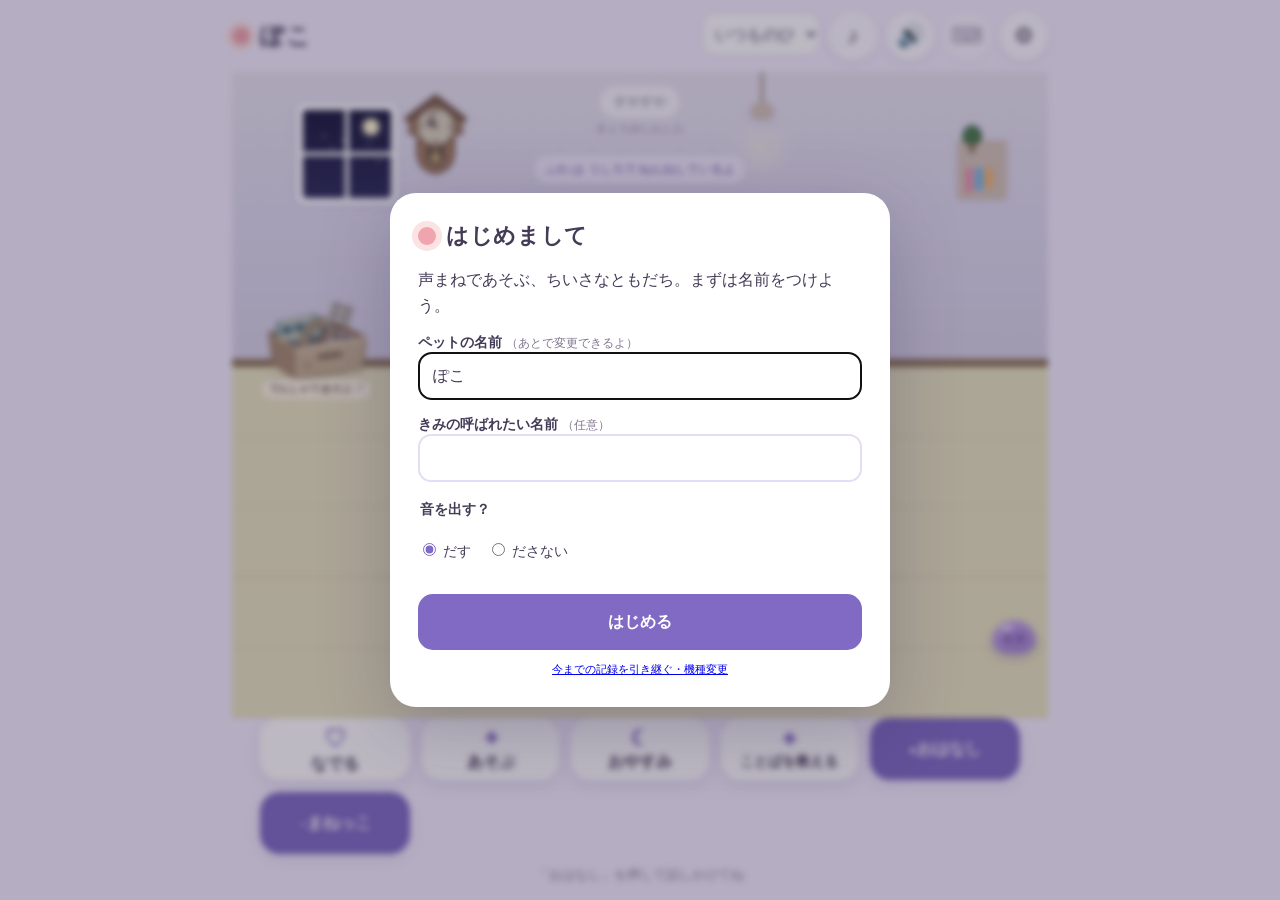
<file: index.html>
<!doctype html>
<html lang="ja">
<head>
  <meta charset="utf-8">
  <meta name="viewport" content="width=device-width,initial-scale=1,viewport-fit=cover">
  <meta name="theme-color" content="#f5efff">
  <meta name="description" content="あなたの声を、ぽこ・ふわがかわいくまねっこ。なでたり、ごはんをあげたりして遊べる、ダウンロード不要の無料ペットゲームです。スマホ・タブレットのブラウザで楽しめます。">
  <link rel="canonical" href="https://pokofuwa.jr-genius.jp/">
  <meta property="og:type" content="website">
  <meta property="og:locale" content="ja_JP">
  <meta property="og:site_name" content="ちいさなともだち">
  <meta property="og:title" content="声まねするペットゲーム｜ちいさなともだち「ぽこ・ふわ」">
  <meta property="og:description" content="ぽこ・ふわと声まねやお世話で遊ぼう。スマホ・タブレットのブラウザで遊べる、ダウンロード不要の無料ペットゲーム。">
  <meta property="og:url" content="https://pokofuwa.jr-genius.jp/">
  <link rel="manifest" href="manifest.webmanifest">
  <link rel="icon" href="icons/poko.svg" type="image/svg+xml">
  <link rel="stylesheet" href="styles.css?v=clock-114">
  <title>声まねするペットゲーム｜ちいさなともだち「ぽこ・ふわ」</title>
  <script type="application/ld+json">{"@context":"https://schema.org","@type":"WebSite","name":"ちいさなともだち","alternateName":"ぽこ・ふわ","url":"https://pokofuwa.jr-genius.jp/","inLanguage":"ja"}</script>
</head>
<body>
  <main id="app" class="app-shell" aria-live="polite">
    <header class="topbar">
      <div class="brand"><span class="brand-dot" aria-hidden="true"></span><span id="pet-name-label">ぽこ</span></div>
      <div class="top-actions">
        <label class="profile-switch"><span class="sr-only">いっしょにいるひと</span><select id="profile-select" aria-label="いっしょにいるひと"></select></label>
        <button id="music-open" class="icon-button" type="button" aria-label="おんがく" aria-pressed="false">♪</button>
        <button id="sound-toggle" class="icon-button" type="button" aria-label="音をオンにする" aria-pressed="true">🔊</button>
        <button id="keyboard-toggle" class="icon-button" type="button" aria-label="文字入力を開く" aria-pressed="false">⌨</button>
        <button id="parent-open" class="icon-button" type="button" aria-label="保護者設定を開く">⚙</button>
      </div>
    </header>

    <section class="pet-stage" aria-label="ペット">
      <div class="room" aria-hidden="true" data-timeofday="day">
        <div class="room-wall">
          <div class="room-window" id="trouble-window" tabindex="0" role="button" aria-label="まど">
            <div class="window-sky"></div>
            <div class="window-frame"></div>
            <div class="window-mullion-vertical"></div>
            <div class="window-mullion-horizontal"></div>
            <div class="window-cloud" aria-hidden="true"></div>
            <div class="window-stars" aria-hidden="true"></div>
            <div class="window-moon" aria-hidden="true"></div>
          </div>
          <div class="room-shelf">
            <div class="shelf-plant" aria-hidden="true"></div>
            <div class="shelf-book book-1" aria-hidden="true"></div>
            <div class="shelf-book book-2" aria-hidden="true"></div>
            <div class="shelf-book book-3" aria-hidden="true"></div>
            <button id="trouble-ball" class="trouble-target" type="button" aria-label="ボール"></button>
          </div>
          <div id="photo-frame-wall" class="room-photo-frame" hidden></div>
        </div>
        <div class="room-floor">
          <div class="floor-baseboard"></div>
          <div class="floor-planks">
            <div class="floor-plank" aria-hidden="true"></div>
            <div class="floor-plank" aria-hidden="true"></div>
            <div class="floor-plank" aria-hidden="true"></div>
            <div class="floor-plank" aria-hidden="true"></div>
            <div class="floor-plank" aria-hidden="true"></div>
          </div>
          <div class="room-rug"></div>
          <button id="trouble-book" class="trouble-target" type="button" aria-label="おちたほん"></button>
          <button id="ritual-bowl" class="ritual-target" type="button" aria-label="ごはんのうつわ"></button>
          <div id="ritual-menu" class="ritual-menu"><button class="ritual-food" data-food="apple" type="button" aria-label="りんご">🍎</button><button class="ritual-food" data-food="onigiri" type="button" aria-label="おにぎり">🍙</button></div>
        </div>
        <div class="room-light" aria-hidden="true">
          <div class="light-cord"></div>
          <div class="light-shade"></div>
          <div class="light-glow"></div>
        </div>
      </div>
      <a id="room-clock" class="room-clock" href="https://jrlab-dev.github.io/asobi-lab/clock/" target="_blank" rel="noopener noreferrer" aria-label="からくりどけいを ひらく（べつのタブでひらきます）" title="からくりどけいを ひらく">
        <svg viewBox="0 0 60 76" aria-hidden="true" focusable="false">
          <path d="M13 25h34v27q0 18-17 21-17-3-17-21z" fill="#c99368" stroke="#90684f" stroke-width="2"/>
          <rect x="22" y="41" width="16" height="25" rx="8" fill="#785e51"/>
          <g class="clock-pendulum">
            <path d="M30 44v14" stroke="#ecd38c" stroke-width="2"/>
            <circle cx="30" cy="59" r="4.5" fill="#f1cd75"/>
          </g>
          <path d="M6 25 30 6l24 19v12H6z" fill="#cc9a71" stroke="#90684f" stroke-width="2" stroke-linejoin="round"/>
          <path d="m4 23 26-20 26 20" fill="none" stroke="#8d6550" stroke-width="5" stroke-linecap="round" stroke-linejoin="round"/>
          <circle cx="30" cy="30" r="18" fill="#fff4d9" stroke="#a57451" stroke-width="2.5"/>
          <path d="M30 15v3m15 12h-3M30 45v-3m-15-12h3" stroke="#a57658" stroke-width="2" stroke-linecap="round"/>
          <g stroke="#53424a" stroke-linecap="round">
            <path id="room-clock-hour" d="M30 30v-8" stroke-width="3"/>
            <path id="room-clock-minute" d="M30 30V18" stroke-width="2"/>
          </g>
          <circle cx="30" cy="30" r="2" fill="#bc8658"/>
        </svg>
      </a>
      <a id="train-toybox" class="train-toybox" href="https://rail.jr-genius.jp/play/#san-kai" target="_blank" rel="noopener noreferrer" aria-label="でんしゃのおもちゃで あそぶ（べつのタブでひらきます）" title="でんしゃで あそぶ">
        <svg viewBox="0 0 180 150" aria-hidden="true" focusable="false">
          <ellipse cx="91" cy="135" rx="75" ry="10" fill="#79694e" opacity=".13"/>
          <path d="m19 65 104-15 43 23-105 20z" fill="#bc9674" stroke="#b38b69" stroke-width="2" stroke-linejoin="round"/>
          <path d="m24 67 98-12 36 19-98 14z" fill="#94735e"/>
          <g transform="translate(101 19) rotate(17 17 40)" stroke-linecap="round">
            <path d="M5 7h29M5 19h29M5 31h29M5 43h29M5 55h29M5 67h29" stroke="#c2a782" stroke-width="6"/>
            <path d="M10 2v74M29 2v74" stroke="#8e9d9b" stroke-width="4"/>
            <path d="M11 2v74M30 2v74" stroke="#dbe4dc" stroke-width="1.5"/>
          </g>
          <g transform="translate(32 35) rotate(-12 29 28)">
            <rect x="0" y="8" width="65" height="36" rx="9" fill="#aad6d4" stroke="#689fa6" stroke-width="2"/>
            <path d="M4 34h57" stroke="#f3ebc7" stroke-width="7"/>
            <path d="M8 8h43q9 0 10 8H6" fill="#eef0db"/>
            <rect x="9" y="18" width="13" height="11" rx="3" fill="#547e8e"/><rect x="28" y="18" width="13" height="11" rx="3" fill="#547e8e"/><path d="M47 18h8l3 11H47z" fill="#547e8e"/>
            <circle cx="14" cy="45" r="6" fill="#657b80"/><circle cx="51" cy="45" r="6" fill="#657b80"/><circle cx="14" cy="45" r="2" fill="#d5e0d9"/><circle cx="51" cy="45" r="2" fill="#d5e0d9"/>
          </g>
          <g transform="translate(108 62) rotate(13 17 14)"><rect width="38" height="26" rx="6" fill="#e9b2a0" stroke="#bb8e80" stroke-width="2"/><path d="M4 19h30" stroke="#f9eac4" stroke-width="5"/><rect x="6" y="5" width="10" height="9" rx="2" fill="#638690"/><rect x="22" y="5" width="10" height="9" rx="2" fill="#638690"/></g>
          <path d="M69 82q11-35 36-34" fill="none" stroke="#d3b38b" stroke-width="16"/>
          <path d="M65 80q12-40 40-37M76 83q7-27 29-29" fill="none" stroke="#9aada9" stroke-width="3"/>
          <path d="m72 67 10 5m-4-16 9 7m0-15 7 8" stroke="#aa8c69" stroke-width="3"/>
          <path d="m19 65 42 24v46l-36-21z" fill="#cda77e" stroke="#b38b69" stroke-width="2" stroke-linejoin="round"/>
          <path d="m61 89 105-16-6 47-99 15z" fill="#edd0a3" stroke="#b38b69" stroke-width="2" stroke-linejoin="round"/>
          <path d="m61 89 105-16M61 94l103-16" stroke="#f9e4bf" stroke-width="4" stroke-linecap="round"/>
          <path d="m26 70 35 20v43" fill="none" stroke="#f2d6ad" stroke-width="3"/>
          <path d="m96 102 30-4" stroke="#b49170" stroke-width="8" stroke-linecap="round"/><path d="m96 101 30-4" stroke="#8f735d" stroke-width="4" stroke-linecap="round"/>
          <path d="m29 91 24 13m-22-1 22 12m16 5 19-3m52-8 17-3" stroke="#bf9a72" stroke-width="1.5" opacity=".5" stroke-linecap="round"/>
          <path d="m77 107 2 4 5-1-3 4 2 4-5-1-3 3v-5l-4-2 5-2z" fill="#c59379" opacity=".8"/>
        </svg>
        <span class="train-toybox-label">でんしゃで あそぶ ↗</span>
      </a>
      <div id="ritual-dim" aria-hidden="true"></div>
      <div id="status-pill" class="status-pill">げんきだよ</div>
      <div id="inner-state" class="inner-state" aria-live="polite"></div>
      <p id="companion-moment" class="companion-moment" role="status" aria-live="polite" hidden></p>
      <div id="bubble" class="bubble" role="status">こんにちは。あえたね</div>
      <div id="recognized-text" class="recognized-text" role="status" aria-live="polite" hidden></div>
      <div id="question-candidates" class="question-candidates" role="group" aria-label="答えの候補" hidden></div>
      <div id="two-pet-status" class="two-pet-status" aria-live="polite" hidden></div>
      <div class="pets-row" aria-label="2匹のペット">
        <div class="pet-slot" data-pet-id="pet-1"><p id="pet-1-name" class="pet-name">ぽこ</p><div id="pet-1-bubble" class="pet-bubble" role="status" aria-live="polite" hidden></div><div id="pet" class="pet" data-state="normal" role="img" aria-label="ぽこがこちらを見ている"><div class="pet-shadow" aria-hidden="true"></div><div class="pet-body"><div class="ear ear-left"></div><div class="ear ear-right"></div><div class="face"><div class="eye eye-left"><i></i></div><div class="eye eye-right"><i></i></div><div class="cheek cheek-left"></div><div class="cheek cheek-right"></div><div class="mouth"><i class="cat-open" aria-hidden="true"></i><i class="cat-nose" aria-hidden="true"></i></div></div><div class="belly" aria-hidden="true"></div><div class="paw paw-left" aria-hidden="true"></div><div class="paw paw-right" aria-hidden="true"></div><i class="trouble-leaf" id="trouble-leaf-1" aria-hidden="true"></i></div></div></div>
        <div id="pet-2-slot" class="pet-slot pet-slot-2" data-pet-id="pet-2" hidden><p id="pet-2-name" class="pet-name">ふわ</p><div id="pet-2-bubble" class="pet-bubble" role="status" aria-live="polite" hidden></div><div id="pet-2" class="pet pet-2" data-state="normal" role="img" aria-label="ふわがこちらを見ている"><div class="pet-shadow" aria-hidden="true"></div><div class="pet-body"><div class="ear ear-left"></div><div class="ear ear-right"></div><div class="face"><div class="eye eye-left"><i></i></div><div class="eye eye-right"><i></i></div><div class="cheek cheek-left"></div><div class="cheek cheek-right"></div><div class="mouth"><i class="cat-open" aria-hidden="true"></i><i class="cat-nose" aria-hidden="true"></i></div></div><div class="belly" aria-hidden="true"></div><div class="paw paw-left" aria-hidden="true"></div><div class="paw paw-right" aria-hidden="true"></div><i class="trouble-leaf" id="trouble-leaf-2" aria-hidden="true"></i></div></div></div>
      </div>
      <div id="newborn-box" class="inline-edit" hidden>
        <label for="newborn-input">なまえを つけてね</label>
        <input id="newborn-input" maxlength="12" autocomplete="off">
        <div class="inline-actions"><button id="newborn-save" class="small-button" type="button">きめた</button></div>
      </div>
      <div id="puni" class="puni" data-front="false" role="img" aria-label="ぷにがふわふわしている" tabindex="0"><div class="puni-body" aria-hidden="true"><i class="puni-shine"></i><i class="puni-eye puni-eye-left"></i><i class="puni-eye puni-eye-right"></i><span class="puni-mouth"></span></div><p class="puni-name" aria-hidden="true">ぷに</p></div>
      <p id="welcome-note" class="welcome-note">さわってみてね</p>
      <p id="today-memory" class="today-memory" hidden></p>
      <p id="week-today" class="today-memory" hidden></p>
      <div id="word-seeds" class="word-seeds" aria-label="ことばのたね" aria-live="polite"></div>
      <section id="voice-record-panel" class="voice-record-panel" hidden aria-live="polite"><p id="voice-record-status">ことばの声も覚えられるよ</p><button id="voice-record-button" class="small-button" type="button">このことばの声も覚える（2秒）</button></section>
    </section>

    <section id="main-controls" class="controls" aria-label="お世話と会話">
      <button class="care-button" data-action="stroke" type="button"><span aria-hidden="true">♡</span>なでる</button>
      <button class="care-button" data-action="play" type="button"><span aria-hidden="true">✦</span>あそぶ</button>
      <button class="care-button" data-action="sleep" type="button"><span aria-hidden="true">☾</span>おやすみ</button>
      <button id="teach-word-button" class="care-button teach-word-button" type="button"><span aria-hidden="true">✦</span>ことばを教える</button>
      <button id="talk-button" class="talk-button" type="button"><span aria-hidden="true">●</span>おはなし</button>
      <button id="echo-button" class="talk-button echo-button" type="button" hidden><span aria-hidden="true">○</span>まねっこ</button>
    </section>
    <section id="echo-session-panel" class="echo-session-panel" hidden aria-live="polite">
      <p>まねっこ あそび</p>
      <p id="echo-session-message">おしたときだけ きくよ</p>
    </section>
    <section id="echo-controls" class="echo-controls" aria-label="まねっこ遊びの操作" hidden>
      <button id="echo-press-button" class="echo-press-button" type="button">🎤 はなす</button>
      <p id="echo-live-status" class="echo-live-status" role="status" aria-live="polite" hidden>● いま きいてるよ</p>
      <button id="echo-stop-button" class="echo-stop-button" type="button">やめる</button>
    </section>
    <section id="text-entry" class="text-entry" hidden>
      <label class="sr-only" for="message-input">ペットへのことば</label>
      <input id="message-input" type="text" maxlength="50" autocomplete="off" placeholder="ことばを入力してね">
      <button id="send-button" class="send-button" type="button">送る</button>
    </section>
    <p id="input-hint" class="input-hint">「おはなし」を押して話しかけてね</p>
  </main>

  <dialog id="setup-dialog" class="dialog setup-dialog">
    <form id="setup-form" method="dialog">
      <div class="dialog-head"><span class="brand-dot" aria-hidden="true"></span><h1>はじめまして</h1></div>
      <p>声まねであそぶ、ちいさなともだち。まずは名前をつけよう。</p>
      <label for="setup-pet-name">ペットの名前 <span class="optional">（あとで変更できるよ）</span></label>
      <input id="setup-pet-name" maxlength="12" value="ぽこ" autocomplete="off">
      <label for="setup-child-name">きみの呼ばれたい名前 <span class="optional">（任意）</span></label>
      <input id="setup-child-name" maxlength="12" autocomplete="off">
      <fieldset><legend>音を出す？</legend><label class="choice"><input name="setup-sound" type="radio" value="on" checked> だす</label><label class="choice"><input name="setup-sound" type="radio" value="off"> ださない</label></fieldset>
      <button class="primary-button" type="submit">はじめる</button>
      <p class="version-note"><a href="transfer.html">今までの記録を引き継ぐ・機種変更</a></p>
    </form>
  </dialog>

  <dialog id="play-menu-dialog" class="dialog play-menu-dialog" aria-labelledby="play-menu-title">
    <form method="dialog"><div class="dialog-head"><h2 id="play-menu-title">あそびをえらぶ</h2><button id="play-menu-close" class="close-button" value="close" aria-label="閉じる">×</button></div><div class="play-cards"><button id="play-light-button" class="play-card" type="button"><strong>ぷにをつかまえる</strong><span>ぷにをタップする遊び</span></button><button id="play-echo-button" class="play-card" type="button"><strong>まねっこ</strong><span>ことばを、その場でまねする遊び</span></button><button id="play-photo-button" class="play-card" type="button" hidden><strong>しゃしんたて</strong><span>とったしゃしんを、かべにかざる遊び</span></button><button id="play-radio-button" class="play-card" type="button" hidden><strong>ろくおん</strong><span>じぶんの こえや えんそうを のこして きく遊び</span></button></div></form>
  </dialog>
  <dialog id="echo-pet-dialog" class="dialog play-menu-dialog" aria-labelledby="echo-pet-title">
    <form method="dialog"><div class="dialog-head"><h2 id="echo-pet-title">まねする子をえらぶ</h2><button id="echo-pet-back" class="close-button" type="button" aria-label="あそび選びへ戻る">‹</button></div><p id="echo-pet-note" class="memory-summary"></p><div class="play-cards"><button id="echo-pet-1-button" class="play-card pink-card" type="button"><strong id="echo-pet-1-name">ピンク</strong><span>たかくて はやい こえ</span></button><button id="echo-pet-2-button" class="play-card blue-card" type="button"><strong id="echo-pet-2-name">青</strong><span>ひくくて ゆっくりな こえ</span></button><button id="echo-pet-both-button" class="play-card" type="button"><strong id="echo-pet-both-name">2ひきで</strong><span>こうたいで まねっこ</span></button></div></form>
  </dialog>

  <dialog id="radio-dialog" class="dialog radio-dialog" aria-labelledby="radio-title">
    <form method="dialog">
      <div class="dialog-head"><h2 id="radio-title">ラジカセくん</h2><button id="radio-close" class="close-button" value="close" aria-label="閉じる">×</button></div>
      <div class="radio-body">
        <div id="radio-face" class="radio-face" role="img" aria-label="ラジカセくん"></div>
        <p id="radio-wait" class="radio-wait" aria-hidden="true">⏳</p>
        <div id="radio-timer" class="radio-timer" hidden>
          <svg class="radio-timer-ring" viewBox="0 0 64 64" aria-hidden="true"><circle class="radio-timer-track" cx="32" cy="32" r="26"></circle><circle id="radio-timer-arc" class="radio-timer-arc" cx="32" cy="32" r="26"></circle></svg>
          <p id="radio-remaining" class="radio-remaining">30</p>
        </div>
        <p id="radio-message" class="memory-summary" role="status" aria-live="polite">ろくおんしてあそんでね</p>
        <button id="radio-record-button" class="radio-record-button" type="button" aria-label="ろくおん">●</button>
        <div class="radio-plays">
          <button id="radio-play-normal" class="small-button radio-play-button" type="button" disabled aria-label="ふつうの こえ"><span class="radio-play-art" aria-hidden="true"></span><span class="radio-play-caption">ふつう</span></button>
          <button id="radio-play-poko" class="small-button radio-play-button" type="button" disabled aria-label="ぽこの こえ"><span class="mini-pet-wrap" aria-hidden="true"><div class="pet mini-pet" id="radio-poko-face" data-state="normal"><div class="pet-body"><div class="ear ear-left"></div><div class="ear ear-right"></div><div class="face"><div class="eye eye-left"><i></i></div><div class="eye eye-right"><i></i></div><div class="cheek cheek-left"></div><div class="cheek cheek-right"></div><div class="mouth"><i class="cat-open"></i><i class="cat-nose"></i></div></div><div class="belly"></div><div class="paw paw-left"></div><div class="paw paw-right"></div></div></div></span><span class="radio-play-caption">ぽこ</span></button>
          <button id="radio-play-fuwa" class="small-button radio-play-button" type="button" disabled aria-label="ふわの こえ"><span class="mini-pet-wrap" aria-hidden="true"><div class="pet mini-pet pet-2" id="radio-fuwa-face" data-state="normal"><div class="pet-body"><div class="ear ear-left"></div><div class="ear ear-right"></div><div class="face"><div class="eye eye-left"><i></i></div><div class="eye eye-right"><i></i></div><div class="cheek cheek-left"></div><div class="cheek cheek-right"></div><div class="mouth"><i class="cat-open"></i><i class="cat-nose"></i></div></div><div class="belly"></div><div class="paw paw-left"></div><div class="paw paw-right"></div></div></div></span><span class="radio-play-caption">ふわ</span></button>
        </div>
      </div>
    </form>
  </dialog>

  <!-- おんがく（v1：きく／v2：おぼえる）。きくのカードは既存のまま。 -->
  <dialog id="music-dialog" class="dialog music-dialog" aria-labelledby="music-title">
    <form method="dialog">
      <div class="dialog-head"><h2 id="music-title">おんがく</h2><div class="music-record-tools"><button id="music-record-button" class="music-record-button" type="button" disabled>● ラジカセに ろくおん</button></div><button id="music-close" class="close-button" value="close" aria-label="閉じる">×</button></div>
      <div class="music-mode-tabs" role="tablist" aria-label="おんがくのあそびかた"><button id="music-rhythm-mode" class="music-mode-tab" type="button" role="tab" aria-selected="true">リズム</button><button id="music-listen-mode" class="music-mode-tab" type="button" role="tab" aria-selected="false">きく</button><button id="music-learn-mode" class="music-mode-tab" type="button" role="tab" aria-selected="false">おぼえる</button></div>
      <div class="music-record-status-row"><p id="music-record-message" class="music-record-status" role="status" aria-live="polite">30秒まで。前のろくおんと入れかわるよ</p><span id="music-record-remaining" class="music-record-remaining" hidden></span></div>
      <section id="music-learn-panel" aria-label="おぼえる" hidden><p class="music-mute-hint music-learning-mute-hint" aria-hidden="true">🔇 音がオフだよ</p><div id="music-learning-root"></div></section>
      <section id="music-listen-panel" aria-label="きく" hidden><div id="music-cards" class="music-cards" aria-label="曲をえらぶ"></div><p id="music-mute-hint" class="music-mute-hint" aria-hidden="true">🔇</p><button id="music-stop" class="music-stop" type="button" aria-label="とめる">■</button></section>
      <section id="music-rhythm-panel" aria-label="リズム"><div id="music-rhythm-root"></div><div class="music-auto-video-bar"><label><input id="music-auto-video" type="checkbox" checked> 自動録画</label><p id="music-video-status" role="status">ベスト2件＋直前の演奏1件。下のボタンから見られるよ</p><button id="music-replay-open" class="small-button" type="button">▶ リプレイ</button><button id="music-videos-open" class="small-button" type="button">ベスト動画を見る</button></div></section>
    </form>
  </dialog>



  <dialog id="music-videos-dialog" class="dialog music-videos-dialog" aria-labelledby="music-videos-title">
    <form method="dialog"><div class="dialog-head"><h2 id="music-videos-title">ベスト動画</h2><button class="close-button" value="close" aria-label="動画一覧を閉じる">×</button></div></form>
    <p class="music-video-description">全曲共通の上位2件。同点は新しい演奏に入れかわるよ。気に入ったら「動画を保存」で端末に残してね。</p>
    <div id="music-videos-list"></div>
    <p class="music-video-description">このブラウザだけに保存しています。機種変更の前は動画を別に保存してね。引き継ぎファイルには入りません。</p>
  </dialog>

  <dialog id="mic-gate" class="mic-gate" aria-labelledby="mic-gate-title">
    <p id="mic-gate-title" class="sr-only">マイクの許可</p>
    <div class="mic-gate-inner mic-gate-ask">
      <div class="mic-gate-art" aria-hidden="true">
        <span class="mic-gate-radio-art"></span>
        <span class="mini-pet-wrap"><div class="pet mini-pet" id="mic-gate-pet" data-state="normal"><div class="pet-body"><div class="ear ear-left"></div><div class="ear ear-right"></div><div class="face"><div class="eye eye-left"><i></i></div><div class="eye eye-right"><i></i></div><div class="cheek cheek-left"></div><div class="cheek cheek-right"></div><div class="mouth"><i class="cat-open"></i><i class="cat-nose"></i></div></div><div class="belly"></div><div class="paw paw-left"></div><div class="paw paw-right"></div></div></div></span>
      </div>
      <p class="mic-gate-family" aria-hidden="true">👨‍👩‍👧</p>
      <button id="mic-gate-ok" class="mic-gate-ok" type="button" aria-label="おうちのひとと いっしょに おす">👍</button>
      <p class="mic-gate-note">マイクをはじめて使うときは、おうちのひとと いっしょに 👍 を押して、あとの「許可」も おうちのひとがおしてね</p>
    </div>
    <div class="mic-gate-inner mic-gate-denied">
      <p class="mic-gate-denied-art" aria-hidden="true">🎤<span>🚫</span></p>
      <p class="mic-gate-note">マイクがブロックされています。ブラウザの設定 → サイトの設定 → マイク で、このサイトを「許可」にしてください</p>
      <button id="mic-gate-close" class="small-button mic-gate-close" type="button">とじる</button>
    </div>
  </dialog>

  <dialog id="photo-view-dialog" class="dialog photo-view-dialog" aria-labelledby="photo-view-title">
    <form method="dialog">
      <div class="dialog-head"><h2 id="photo-view-title">しゃしん</h2><button class="close-button" value="close" aria-label="閉じる">×</button></div>
      <div id="photo-view-body" class="photo-view-body"></div>
      <button id="photo-peel" class="danger-button photo-peel" type="button">はがす</button>
    </form>
  </dialog>

  <dialog id="parent-dialog" class="dialog parent-dialog">
    <form method="dialog" class="parent-form">
      <div class="dialog-head"><span class="brand-dot" aria-hidden="true"></span><h2>保護者設定</h2><button class="close-button" value="close" aria-label="閉じる">×</button></div>
      <p class="privacy-note">この試作品はこのブラウザだけで動きます。会話の履歴や映像は保存・送信しません。</p>
      <div class="settings-list">
        <label class="setting-row"><span>音声入力を使う</span><input id="speech-input-toggle" type="checkbox" checked><i class="switch" aria-hidden="true"></i></label>
        <label class="setting-row"><span>音声出力を使う</span><input id="speech-output-toggle" type="checkbox" checked><i class="switch" aria-hidden="true"></i></label>
        <label class="setting-row"><span>リズムの演出</span><select id="music-effects-mode" aria-label="リズムの演出"><option value="normal">ふつう</option><option value="quiet">ひかえめ</option></select></label>
        <p class="small-note">端末で動きを減らす設定をしている場合は、ひかえめになります。</p>
        <label class="setting-row"><span>音モード</span><select id="sound-mode-select" aria-label="音モード"><option value="auto">自動</option><option value="pet">ペット声だけ</option><option value="text">文字だけ</option></select></label>
        <label class="setting-row"><span>教えた声をこのブラウザに覚える</span><input id="voice-memory-toggle" type="checkbox"><i class="switch" aria-hidden="true"></i></label><p class="memory-summary">おとなと一緒に使う機能。オフにすると録音・再生を止めます。声は「声の記憶だけ消す」から消せます。このブラウザと同じ公開URLだけに保存されます。</p>
        <label class="setting-row"><span>まねっこ遊びを使う</span><input id="echo-mode-toggle" type="checkbox"><i class="switch" aria-hidden="true"></i></label><p class="memory-summary">話した声を最大5秒だけ、その場で高くして返します。保存・送信せず、内容は理解しません。</p>
        <label class="setting-row"><span>困りごとを起こす</span><input id="trouble-toggle" type="checkbox"><i class="switch" aria-hidden="true"></i></label>
        <label class="setting-row"><span>朝と夜の儀式</span><input id="ritual-toggle" type="checkbox" checked><i class="switch" aria-hidden="true"></i></label><p class="memory-summary">きょう：<span id="ritual-today">—</span>／ぜんぶできた日：<span id="ritual-streak">0</span></p>
        <p class="memory-summary">こんしゅうの すきなもの：<span id="meal-pref-favorite">りんご</span>／当たった日 <span id="meal-pref-hits">0</span></p>
        <label class="setting-row"><span>しばらく来ないと すねる</span><input id="sulk-toggle" type="checkbox" checked><i class="switch" aria-hidden="true"></i></label>
        <p class="memory-summary">いまのようす：<span id="sulk-status">ふつう</span></p>
        <div class="setting-row" style="pointer-events:none"><span>助けた回数</span><span style="font-size:13px;color:var(--muted)">きょう <span id="trouble-count-today">0</span>回／これまで <span id="trouble-count-total">0</span>回</span></div>
        <label class="setting-row"><span>助けるとすこしずつ育つ</span><input id="growth-toggle" type="checkbox" checked><i class="switch" aria-hidden="true"></i></label>
        <p class="memory-summary">いまのようす：<span id="growth-stage-label">段階 0/4</span></p>
        <p class="memory-summary">いまのせだい：<span id="generation-label">1代目・あかちゃん</span></p>
        <div class="voice-test"><button id="voice-test-button" class="small-button" type="button">声をテスト</button><p>ポン音→ペット声→いま主役の声</p><p id="voice-test-status" class="voice-test-status" role="status" aria-live="polite">まだテストしていません</p></div>
        <section class="voice-tuning" aria-label="まねっこ声づくり"><h3>まねっこ声づくり</h3><label>調整する子 <select id="tuning-pet-select"><option value="pet-1">ピンク</option><option value="pet-2">青</option></select></label><p>この文を、少しゆっくり言ってください</p><p class="tuning-phrase">こんにちは。きょうも会えて、うれしいな</p><button id="tuning-record-button" class="small-button" type="button" aria-describedby="tuning-status" disabled>録音する（最大6秒）</button><button id="tuning-stop-button" class="danger-button" type="button" hidden>ここで止める</button><p id="tuning-status" class="memory-summary" role="status" aria-live="polite">上の「教えた声をこのブラウザに覚える」をオンにしてください</p><div id="tuning-controls" hidden><label>高さ <output id="tuning-pitch-value">230%</output><input id="tuning-pitch" type="range" min="55" max="350" value="230"></label><label>加工方式 <select id="tuning-timing-mode"><option value="preserve">おすすめ（高さと速さを別々に変える）</option><option value="fast">軽量（高さと速さが連動）</option></select></label><p id="tuning-timing-note">高さと速さを別々に変えます。ゆっくりでも高い声のままです</p><label>速さ <output id="tuning-speed-value">111%</output><input id="tuning-speed" type="range" min="70" max="140" value="111"></label><label>二重声 <output id="tuning-double-value">0%</output><input id="tuning-double" type="range" min="0" max="36" value="0"></label><label>明るさ <output id="tuning-brightness-value">70</output><input id="tuning-brightness" type="range" min="0" max="100" value="70"></label><button id="tuning-play-button" class="small-button" type="button">加工した声を聞く</button><button id="tuning-reset-button" class="small-button" type="button">おすすめに戻す</button></div></section>
        <label class="setting-row"><span>カメラ確認を使う</span><input id="camera-toggle" type="checkbox"><i class="switch" aria-hidden="true"></i></label>
        <label class="setting-row"><span>写真立てを使う</span><input id="photo-frame-toggle" type="checkbox"><i class="switch" aria-hidden="true"></i></label><p class="memory-summary">撮った写真はこの端末にだけ残ります。保存・送信・解析の設定は変わりません。</p>
        <label class="setting-row"><span>ろくおんあそびを使う</span><input id="radio-toggle" type="checkbox"><i class="switch" aria-hidden="true"></i></label><p class="memory-summary">子どもの声や演奏の録音を1つだけ、この端末に残します。通常は30秒まで。ビッグベンの自動演奏は約80秒まで。外部送信なし・「記憶をすべて消す」で消せます。</p>
      </div>
      <div id="camera-box" class="camera-box" hidden><video id="camera-video" autoplay muted playsinline></video><p id="camera-message">カメラの映像は保存されません。</p><button id="camera-stop" class="small-button" type="button">カメラを止める</button></div>
      <p class="quiet-note">静音時間：20:30〜7:00（自動の音を出しません）</p>
      <div class="voice-test"><button id="voice-clear-button" class="danger-button" type="button">声の記憶だけ消す</button><p>2秒以内・このブラウザと同じ公開URLだけ・いつでも削除できます</p><p id="voice-memory-status" class="voice-test-status" role="status" aria-live="polite">声の記憶 0/20件</p></div>
      <div class="voice-test"><button id="photo-clear-button" class="danger-button" type="button">写真をぜんぶ消す</button><p>かべのしゃしんをぜんぶ消します。この端末の中だけ・いつでも消せます</p><p id="photo-count" class="voice-test-status" role="status" aria-live="polite">写真 0/6枚</p></div>
      <h3>いまの様子</h3>
      <div class="stats" aria-label="ペットの状態"><div><strong id="bond-value">10</strong><span>なかよし</span></div><div><strong id="energy-value">80</strong><span>げんき</span></div><div><strong id="mood-value">70</strong><span>きぶん</span></div></div><p id="bond-stage-label" class="memory-summary">はじめまして</p>
      <h3>今日の回数</h3><p id="daily-summary" class="memory-summary">会話 0・タッチ 0・遊び 0</p>
      <h3>性格の傾向</h3><p id="trait-summary" class="memory-summary">遊び好き</p>
      <h3>覚えていること</h3><p id="memory-summary" class="memory-summary">まだないよ</p>
      <h3>家族プロフィール</h3><div id="profile-list" class="profile-list" aria-live="polite"></div>
      <div class="inline-edit profile-add"><label for="profile-add-input">呼び名（8文字まで）</label><input id="profile-add-input" maxlength="8" autocomplete="off"><button id="profile-add" class="small-button" type="button">追加</button></div>
      <h3>覚えたことば</h3><div id="learned-words" class="learned-words" aria-live="polite"><p class="memory-summary">まだないよ</p></div>
      <div class="parent-actions"><button id="edit-name" class="small-button" type="button">名前を変更</button><button id="forget-button" class="danger-button" type="button">記憶をすべて消す</button></div>
      <div id="name-edit-box" class="inline-edit" hidden>
        <label for="name-edit-input">新しいペットの名前</label>
        <input id="name-edit-input" maxlength="12" autocomplete="off">
        <div class="inline-actions"><button id="name-save" class="small-button" type="button">保存</button><button id="name-cancel" class="small-button" type="button">キャンセル</button></div>
      </div>
      <div id="forget-confirm-box" class="inline-confirm" hidden>
        <p>名前や好きなものを、ぜんぶ忘れて初期状態に戻しますか？</p>
        <div class="inline-actions"><button id="forget-cancel" class="small-button" type="button">消さない</button><button id="forget-confirm" class="danger-button" type="button">本当に消す</button></div>
      </div>
      <div id="voice-clear-confirm-box" class="inline-confirm" hidden><p>声の記憶だけを、ぜんぶ消しますか？</p><div class="inline-actions"><button id="voice-clear-cancel" class="small-button" type="button">やめる</button><button id="voice-clear-confirm" class="danger-button" type="button">本当に消す</button></div></div>
      <div id="photo-clear-confirm-box" class="inline-confirm" hidden><p>かべの写真を、ぜんぶ消しますか？</p><div class="inline-actions"><button id="photo-clear-cancel" class="small-button" type="button">やめる</button><button id="photo-clear-confirm" class="danger-button" type="button">本当に消す</button></div></div>
      <p class="version-note">ちいさなともだち「ぽこ・ふわ」</p>
      <p id="old-address" hidden>新しい住所は <a href="https://pokofuwa.jr-genius.jp/">pokofuwa.jr-genius.jp</a> です。今までの記録は「引っ越し・機種変更」で保存してから、新しい住所で読み込めます。</p>
      <p><a href="transfer.html">引っ越し・機種変更（記録・声・写真を保存）</a></p>
      <details class="music-credits"><summary>このゲームについて</summary><p>ぽこ・ふわがあなたの声をまねする、無料のペットゲームです。なでる、ごはん、声まね、音楽の遊びを楽しめます。スマホ・タブレットのブラウザで、ダウンロードや会員登録なしで遊べます。</p><p>声まねにはマイクの許可が必要です。育てた記録や保存した録音・写真は、この端末のブラウザに保存されます。</p></details>
      <details class="music-credits"><summary>音楽の参考資料</summary><p>かえるのうた（かえるの合唱）：ドイツ民謡の主旋律。<a href="https://mu-tech.org/scoreSSL/kaeru.pdf" target="_blank" rel="noopener noreferrer">参考楽譜</a>。歌詞は含みません。</p><p>ちょうちょう：<a href="https://pianojuku.info/free-sheet-chouchou/" target="_blank" rel="noopener noreferrer">ピアノ塾</a><br>むすんでひらいて：<a href="https://kodomomusiq.com/score04-musunde/" target="_blank" rel="noopener noreferrer">こどもMusiQ♪</a></p><p>ロンドンばし：<a href="https://pianojuku.info/free-sheet-rondonbashi/" target="_blank" rel="noopener noreferrer">ピアノ塾</a>のハ長調版主旋律。メヌエット：<a href="https://www.mutopiaproject.org/cgibin/piece-info.cgi?id=75" target="_blank" rel="noopener noreferrer">Mutopia 75 / Allen Garvin</a>（Public Domain）。右手主旋律を各節1回、装飾音なしで演奏します。</p><p>アメイジング・グレイス：<a href="https://www.mutopiaproject.org/ftp/Traditional/amazing-mutopia/amazing-mutopia-a4.pdf" target="_blank" rel="noopener noreferrer">Breizh Partitions / Mutopia 1832</a>をもとに、装飾を省いて低い音域にした練習版です。本曲の派生音符データと音源は<a href="https://creativecommons.org/licenses/by-sa/3.0/" target="_blank" rel="noopener noreferrer">CC BY-SA 3.0</a>で提供します。</p><p>「伴奏あり」では、原曲の伴奏声部、または練習用に独自に付けた低音と和音を鳴らします。きらきら星・かえるのうた・かっこう・ちょうちょう・よろこびのうた・むすんでひらいて・ロンドンばし・メヌエットの追加伴奏はCC0、グレイスの追加伴奏は上記CC BY-SA 3.0で提供します。メヌエットの伴奏は原譜の左手を再現したものではありません。</p><p>主旋律をもとに、練習用のピアノ音源を制作しています。学校の特定教材と同一の版とは限りません。</p></details>
    </form>
  </dialog>

  <section id="game-panel" class="game-panel" hidden aria-label="ぷにをつかまえる">
    <div class="game-card">
      <div class="game-head"><h2 id="game-title">ぷにをつかまえる</h2><span id="game-time">15</span></div>
      <p id="game-status" role="status" aria-live="polite">ぷにをおしてね</p>
      <div id="game-board" class="game-board"><button id="game-target" class="game-target" type="button" aria-label="ぷにをつかまえる"><span class="puni-body"><span class="puni-shine"></span><span class="puni-eye puni-eye-left"></span><span class="puni-eye puni-eye-right"></span></span></button></div>
      <div class="game-foot"><strong>つかまえた <span id="game-score">0</span></strong><button id="game-end" class="small-button" type="button">おわる</button></div>
    </div>
  </section>

  <section id="photo-session" class="photo-session" hidden aria-label="しゃしんをとる">
    <div class="photo-card">
      <div class="photo-head"><h2>しゃしんをとる</h2><button id="photo-cancel" class="close-button" type="button" aria-label="やめる">×</button></div>
      <p id="photo-message" role="status" aria-live="polite">うつしたいものを うつしてね</p>
      <div id="photo-view-slot" class="photo-view-slot"><video id="photo-video" autoplay muted playsinline></video></div>
      <div class="photo-actions"><button id="photo-capture" class="primary-button" type="button">● うつす</button><button id="photo-retry" class="small-button" type="button" hidden>とりなおす</button><button id="photo-keep" class="primary-button photo-keep" type="button" hidden>かざる</button></div>
    </div>
  </section>

  <div id="toast" class="toast" role="status" aria-live="polite"></div>
  <script src="brain.js?v=101" defer></script>
  <script src="room-background.js?v=clock-111" defer></script>
  <script src="pet-life.js?v=101" defer></script>
  <script src="story-engine.js?v=101" defer></script>
  <script src="week-engine.js?v=101" defer></script>
  <script src="voice-memory.js?v=clock-114" defer></script>
  <script src="photo-frame.js?v=101" defer></script>
  <script src="radio-recorder.js?v=clock-114" defer></script>
    <script src="music-audio-bus.js?v=101" defer></script>
    <script src="music-clock.js?v=clock-114" defer></script>
    <script src="music-recording.js?v=clock-114" defer></script>
    <script src="music-score-data.js?v=kaeru-108" defer></script>
    <script src="music-player.js?v=kaeru-108" defer></script>
    <script src="music-tablet.js?v=kaeru-108" defer></script>
    <script src="music-instruments.js?v=instruments-102" defer></script>
    <script src="music-learning.js?v=instruments-102" defer></script>
    <script src="music-accompaniment-data.js?v=kaeru-108" defer></script>
    <script src="music-accompaniment.js?v=accompaniment-106" defer></script>
    <script src="music-effects.js?v=effects-107" defer></script>
    <script src="music-rhythm.js?v=clock-114" defer></script>
    <script src="companion-scenes.js?v=101" defer></script>
    <script src="companion-director.js?v=101" defer></script>
    <script src="activity-lock.js?v=101" defer></script>
    <script src="pet-presentations.js?v=101" defer></script>
    <script src="echo-relay.js?v=101" defer></script>
    <script src="pet-speech.js?v=101" defer></script>
    <script src="two-pet-scenes.js?v=101" defer></script>
    <script src="two-pet-director.js?v=101" defer></script>
    <script src="speech-arbiter.js?v=101" defer></script>
    <script src="trouble-engine.js?v=101" defer></script>
    <script src="ritual-engine.js?v=101" defer></script>
    <script src="sulk-engine.js?v=101" defer></script>
    <script src="growth-engine.js?v=101" defer></script>
    <script src="generation-engine.js?v=growth-104" defer></script>
    <script src="music-video.js?v=replay-110" defer></script>
    <script src="app.js?v=clock-114" defer></script>
</body>
</html>
</file>
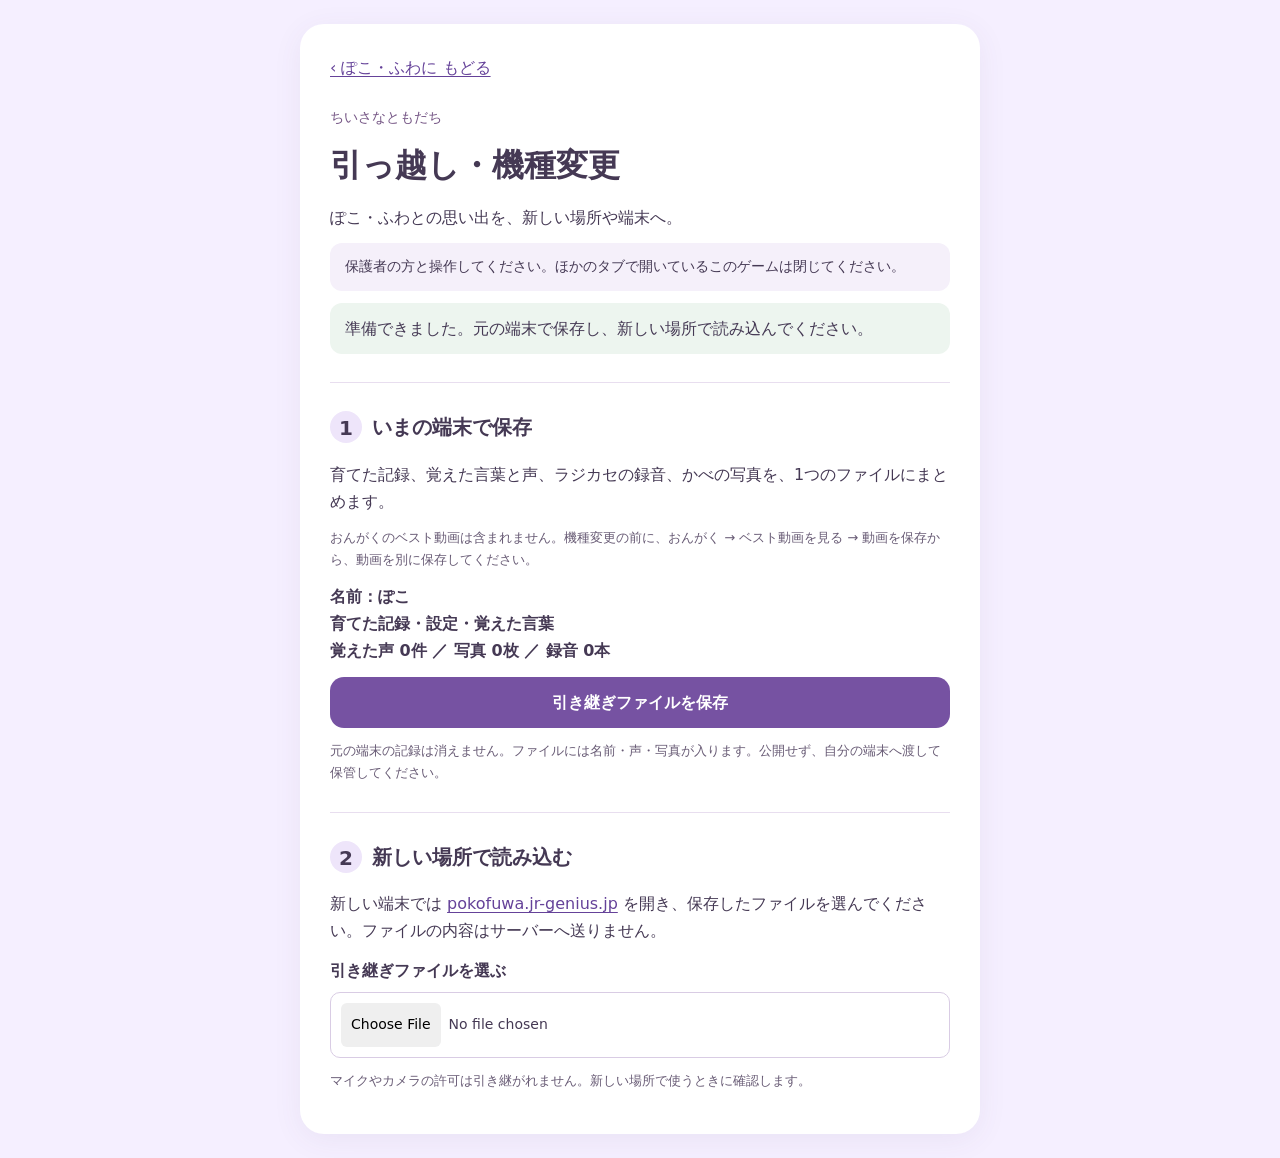
<file: transfer.html>
<!doctype html>
<html lang="ja">
<head>
  <meta charset="utf-8">
  <meta name="viewport" content="width=device-width,initial-scale=1">
  <meta name="robots" content="noindex">
  <meta name="referrer" content="no-referrer">
  <title>引っ越し・機種変更｜ちいさなともだち</title>
  <link rel="icon" href="icons/poko.svg" type="image/svg+xml">
  <link rel="stylesheet" href="transfer.css?v=101">
  <script src="voice-memory.js?v=clock-114" defer></script>
  <script src="radio-recorder.js?v=clock-114" defer></script>
  <script src="transfer-core.js?v=101" defer></script>
  <script src="transfer-page.js?v=101" defer></script>
</head>
<body>
  <main class="transfer-card">
    <a class="back" href="./" id="back-link">‹ ぽこ・ふわに もどる</a>
    <p class="eyebrow">ちいさなともだち</p>
    <h1>引っ越し・機種変更</h1>
    <p>ぽこ・ふわとの思い出を、新しい場所や端末へ。</p>
    <p class="note">保護者の方と操作してください。ほかのタブで開いているこのゲームは閉じてください。</p>
    <p id="old-save-link" class="note" hidden>前の住所で遊んでいた方は、まず <a href="https://ura.jr-genius.jp/pet/transfer.html">前の住所で記録を保存</a> してください。そのあと、このページで読み込めます。</p>
    <p id="transfer-status" role="status" aria-live="polite">記録を確認しています…</p>
    <section aria-labelledby="save-title">
      <h2 id="save-title"><span>1</span> いまの端末で保存</h2>
      <p>育てた記録、覚えた言葉と声、ラジカセの録音、かべの写真を、1つのファイルにまとめます。</p>
      <p class="small">おんがくのベスト動画は含まれません。機種変更の前に、おんがく → ベスト動画を見る → 動画を保存から、動画を別に保存してください。</p>
      <p id="current-summary" class="summary"></p>
      <button id="save-transfer" type="button" disabled>引き継ぎファイルを保存</button>
      <p class="small">元の端末の記録は消えません。ファイルには名前・声・写真が入ります。公開せず、自分の端末へ渡して保管してください。</p>
    </section>
    <section aria-labelledby="load-title">
      <h2 id="load-title"><span>2</span> 新しい場所で読み込む</h2>
      <p>新しい端末では <a href="https://pokofuwa.jr-genius.jp/transfer.html">pokofuwa.jr-genius.jp</a> を開き、保存したファイルを選んでください。ファイルの内容はサーバーへ送りません。</p>
      <label class="file-label" for="transfer-file">引き継ぎファイルを選ぶ</label>
      <input id="transfer-file" type="file" accept=".json,application/json" disabled>
      <div id="import-preview" hidden>
        <h3>読み込む思い出</h3>
        <p id="incoming-summary" class="summary"></p>
        <p id="audio-compatibility" class="note" hidden>この端末では再生できない形式の録音が含まれています。ファイルと元の端末の録音は残しておいてください。</p>
        <p id="replace-note" class="note" hidden>この端末の記録を置き換えます。先に上のボタンで、いまの記録も保存してください。</p>
        <label class="confirm"><input id="restore-confirm" type="checkbox"> この内容を読み込みます</label>
        <button id="restore-transfer" type="button" disabled>この内容で引き継ぐ</button>
      </div>
    </section>
    <a id="play-after-transfer" class="play-link" href="./" hidden>ぽこ・ふわに会う →</a>
    <button id="retry-recovery" type="button" hidden>元の記録への復旧をもう一度ためす</button>
    <p class="small">マイクやカメラの許可は引き継がれません。新しい場所で使うときに確認します。</p>
  </main>
</body>
</html>
</file>
<file: styles.css>
:root { color-scheme: light; --ink:#443b57; --muted:#827890; --lavender:#f5efff; --purple:#806ac4; --purple-dark:#614ba0; --mint:#dff6ed; --peach:#ffe5d6; --white:#fff; --shadow:0 10px 34px rgba(80,60,120,.13); font-family: -apple-system,BlinkMacSystemFont,"Segoe UI","Noto Sans JP",sans-serif; }
.music-auto-video-bar{display:flex;align-items:center;gap:10px;flex-wrap:wrap;border-top:1px solid #eee7f5;margin-top:8px;padding-top:8px;font-size:12px;color:var(--muted)}
.music-auto-video-bar label{display:flex;align-items:center;gap:5px;margin:0;min-height:44px;white-space:nowrap}
.music-auto-video-bar input{width:19px;height:19px;accent-color:var(--purple)}
.music-auto-video-bar p{flex:1;min-width:160px;margin:0;line-height:1.5}
.music-auto-video-bar [data-recording="true"]{color:#b64472}
.music-auto-video-bar .small-button{min-height:44px;font-size:13px;white-space:nowrap}
.dialog.music-videos-dialog{width:calc(100% - 24px);max-width:860px;max-height:90dvh;overflow:auto;padding:20px;box-sizing:border-box}
.dialog.music-videos-dialog>form{padding:0;margin:0}
.music-videos-dialog .dialog-head{gap:12px;padding:0;margin:0 0 12px}
.music-video-description{font-size:13px;line-height:1.7;color:var(--muted);margin:10px 0 16px}
#music-videos-list{display:grid;grid-template-columns:repeat(2,minmax(0,1fr));gap:16px}
.music-video-card{min-width:0;border:1px solid #e8e0f2;border-radius:16px;padding:14px;background:#faf8fe}
.music-video-card h3{font-size:17px;margin:0 0 7px;overflow-wrap:anywhere}
.music-video-meta{font-size:12px;color:var(--muted);line-height:1.6;margin:0 0 10px}
.music-video-card video{display:block;width:100%;aspect-ratio:16/9;background:#f7f3fc;border-radius:9px}
.music-video-actions{display:flex;gap:8px;flex-wrap:wrap;margin-top:12px}
.music-video-actions a{display:inline-flex;align-items:center;justify-content:center;min-height:44px;text-decoration:none;box-sizing:border-box}
.music-video-actions button,.music-video-confirm button{min-height:44px}
.music-video-notice,.music-video-confirm p,.music-video-empty{font-size:13px;line-height:1.6}
.music-video-confirm button{margin:4px}
@media(max-width:600px){#music-videos-list{grid-template-columns:1fr}.dialog.music-videos-dialog{padding:14px}.music-auto-video-bar{gap:6px}.music-auto-video-bar p{order:3;flex-basis:100%}}
.music-rhythm-picker label.music-instrument-label,.music-learning-picker label.music-instrument-label{display:flex;align-items:center;gap:5px;flex:0 0 auto;margin:0;color:var(--muted);font-size:12px;white-space:nowrap}
.music-rhythm-picker select.music-instrument,.music-learning-picker select.music-instrument{width:122px;flex:0 0 122px;font-size:14px}
@media(max-width:520px){#music-rhythm-track,#music-learning-track{flex:1 0 100%;width:100%}}
.pet-stage {
  --window-left: 8%;
  --window-size: 100px;
}
.room-clock {
  position: absolute;
  left: calc(var(--window-left) + var(--window-size) + 6px);
  top: max(4px, calc(4.89% - 10px));
  width: clamp(48px, 8%, 66px);
  border-radius: 12px;
  touch-action: manipulation;
}
@media (max-width: 520px) {
  .pet-stage {
    --window-left: clamp(4px, 2%, 10px);
    --window-size: clamp(44px, calc(50% - 106px), 100px);
  }
  .room-clock { top: 4px; width: 44px; }
}
.room-clock svg { display: block; width: 100%; height: auto; filter: drop-shadow(0 2px 2px #6a49312b); }
.room-clock:focus-visible { outline: 3px solid var(--purple-dark); outline-offset: 2px; }
.pet-stage[data-timeofday="night"] .room-clock svg { filter: brightness(.86) saturate(.8); }
@media (prefers-reduced-motion: no-preference) {
  .clock-pendulum { transform-origin: 30px 44px; animation: clock-swing 1s ease-in-out infinite alternate; }
  @keyframes clock-swing { from { transform: rotate(-12deg); } to { transform: rotate(12deg); } }
}
.train-toybox{position:absolute;left:3%;bottom:calc(55.5556% - 30px);width:clamp(80px,16%,120px);z-index:0;display:block;text-decoration:none;touch-action:manipulation;border-radius:15px;-webkit-tap-highlight-color:transparent;}
.train-toybox svg{display:block;width:100%;height:auto;transition:transform .18s ease;}
.train-toybox:hover svg,.train-toybox:focus-visible svg{transform:translateY(-3px) rotate(-2deg);}
.train-toybox:focus-visible{outline:3px solid #806ac4;outline-offset:4px;}
.train-toybox-label{position:absolute;left:50%;bottom:-10px;transform:translateX(-50%);white-space:nowrap;font-size:10px;font-weight:600;color:#65523e;background:#fff9e9e8;padding:3px 6px;border-radius:10px;}
.pet-stage[data-timeofday="night"] .train-toybox svg{filter:brightness(.84) saturate(.8);}
@media(max-width:480px){.train-toybox{left:calc(50% - 40px);bottom:calc(55.5556% - 22px);width:80px;}.pet-stage[data-timeofday="night"] .train-toybox{left:0;}.train-toybox-label{font-size:8px;left:0;transform:none;}}
@media(max-width:360px){.topbar .top-actions{gap:4px;}.topbar .profile-switch select{width:74px;max-width:74px;padding:0 3px;}}
@media(prefers-reduced-motion:reduce){.train-toybox svg{transition:none;}.train-toybox:hover svg,.train-toybox:focus-visible svg{transform:none;}}
* { box-sizing:border-box; }
[hidden] { display:none !important; }
.voice-test { display:grid; grid-template-columns:auto 1fr; gap:4px 10px; align-items:center; padding:12px 0; border-bottom:1px solid #eee8f8; }
.voice-test p { margin:0; font-size:12px; color:var(--muted); }
.voice-test-status { grid-column:1/-1; color:var(--purple) !important; }
.quiet-note { margin:10px 0; color:var(--muted); font-size:12px; }
.setting-row select { min-height:44px; max-width:150px; border:1px solid #ded4f1; border-radius:10px; padding:0 8px; color:var(--ink); background:#fff; }
.game-panel { position:fixed; inset:0; z-index:10; display:grid; place-items:center; padding:15px; background:rgba(35,25,55,.35); }
.game-panel[hidden] { display:none !important; }
.game-card { width:min(100%,520px); padding:22px; border-radius:25px; background:#fff; color:var(--ink); box-shadow:0 20px 70px rgba(45,30,80,.3); }
.game-head,.game-foot { display:flex; align-items:center; justify-content:space-between; gap:10px; }.game-head h2{margin:0;font-size:20px}.game-head span{min-width:44px;min-height:44px;display:grid;place-items:center;border-radius:50%;background:#f7f3ff;color:var(--purple);font-weight:700}.game-card>p{text-align:center;color:var(--muted);margin:10px 0}.game-board{position:relative;min-height:260px;margin:10px 0;border-radius:20px;background:linear-gradient(145deg,#f7f2ff,#eafaf5);overflow:hidden}.game-target{position:absolute;width:64px;height:64px;min-width:64px;min-height:64px;border:0;border-radius:50%;background:transparent;padding:0;box-shadow:none;transition:left .2s,top .2s}.game-target .puni-body{display:block}.game-target[data-melt="true"] .puni-body{animation:none;transform:scale(1.4,.35);transition:transform .6s ease}.game-target[data-melt="true"] .puni-eye{height:2px}.game-target:not([data-melt="true"]) .puni-body{transition:transform .25s ease}@media (prefers-reduced-motion:reduce){.game-target[data-melt="true"] .puni-body{transition:none}}.game-foot strong{font-size:15px}.game-foot strong span{color:var(--purple);font-size:24px}.game-foot .small-button{min-width:100px}
html, body { margin:0; min-height:100%; background:var(--lavender); color:var(--ink); }
body { min-height:100svh; overscroll-behavior:none; }
button,input { font:inherit; }
button { cursor:pointer; -webkit-tap-highlight-color:transparent; touch-action:manipulation; }
.app-shell { width:min(100%,900px); min-height:100svh; margin:0 auto; display:grid; grid-template-columns:minmax(0,1fr); grid-template-rows:auto 1fr auto auto; padding:env(safe-area-inset-top) clamp(16px,4vw,42px) max(14px,env(safe-area-inset-bottom)); }
.topbar { display:flex; align-items:center; justify-content:space-between; min-height:72px; }
.brand,.dialog-head { display:flex; align-items:center; gap:10px; font-weight:700; letter-spacing:.04em; }
.brand { flex:0 0 auto; white-space:nowrap; font-size:clamp(18px,3vw,24px); }
.brand-dot { width:18px; height:18px; display:inline-block; border-radius:50%; background:#f0a4ae; box-shadow:0 0 0 6px #fbe2e3; }
.top-actions { display:flex; gap:9px; }
.icon-button { border:0; min-width:48px; min-height:48px; border-radius:50%; color:var(--ink); background:rgba(255,255,255,.7); box-shadow:0 3px 10px rgba(60,45,100,.08); font-size:22px; }
.icon-button[aria-pressed="false"] { opacity:.45; }
.pet-stage { position:relative; overflow-x:clip; min-height:390px; display:flex; flex-direction:column; align-items:center; justify-content:center; isolation:isolate; }
.status-pill { position:absolute; top:14px; border-radius:99px; background:rgba(255,255,255,.7); color:var(--muted); padding:7px 14px; font-size:13px; }
.inner-state{position:absolute;top:49px;color:var(--muted);font-size:11px;opacity:.85}
.companion-moment{position:absolute;top:68px;max-width:min(82%,340px);margin:0;padding:5px 10px;border-radius:99px;background:rgba(255,255,255,.82);color:var(--purple-dark);font-size:12px;text-align:center;box-shadow:0 2px 8px rgba(80,60,120,.08)}
.bubble { max-width:min(80%,360px); min-height:42px; margin-bottom:18px; padding:11px 18px; border-radius:22px; color:var(--ink); background:#fff; box-shadow:var(--shadow); font-size:clamp(16px,2.7vw,20px); text-align:center; transition:transform .25s, opacity .25s; }
.bubble::after { content:""; display:block; position:absolute; margin:8px 0 0 13px; border:8px solid transparent; border-top-color:#fff; }
.recognized-text { max-width:min(88%,420px); min-height:20px; margin:-10px 0 8px; color:var(--muted); font-size:12px; text-align:center; }
.question-candidates { display:grid; grid-template-columns:repeat(2,minmax(110px,1fr)); gap:8px; width:min(92%,430px); margin:-8px 0 12px; }
.question-candidates button { min-height:52px; border:2px solid #ded4f1; border-radius:15px; padding:8px 12px; background:#fff; color:var(--ink); font-weight:700; box-shadow:0 3px 9px rgba(80,60,120,.08); }
.question-candidates button:active,.question-candidates button:focus-visible { border-color:var(--purple); background:#f7f3ff; outline:3px solid rgba(128,106,196,.2); }
.pet { width:230px; height:260px; position:relative; animation:float-pink 8.7s ease-in-out infinite; user-select:none; touch-action:none; }
.pets-row{display:flex;align-items:flex-end;justify-content:center;gap:clamp(0px,2vw,28px);width:min(96%,620px);min-height:346px;padding-top:36px;overflow:visible}.pet-slot{position:relative;display:flex;flex-direction:column;align-items:center;min-width:0;--pet-base:1;--depth-scale:1;--depth-lift:0px;--depth-shift:0px;--extra-rotate:0deg;transform:translate(var(--depth-shift),var(--depth-lift)) scale(calc(var(--pet-base) * var(--depth-scale))) rotate(var(--extra-rotate));transform-origin:bottom center;transition:transform .4s ease,filter .4s ease}.pet-slot-2{--pet-base:1.12}.pet-slot.is-active-pet{order:-1;z-index:1}.pet-slot[data-depth="near"]{--depth-scale:1.24;--depth-lift:0px;z-index:30}.pet-slot[data-depth="mid"]{--depth-scale:.90;--depth-lift:-50px;z-index:20;filter:brightness(.94) saturate(.92)}.pet-slot[data-depth="far"]{--depth-scale:.70;--depth-lift:-84px;z-index:10;filter:brightness(.86) saturate(.72) blur(.6px)}.pet-name{margin:0 0 -5px;font-size:13px;font-weight:700;color:var(--purple-dark)}.pet-slot[data-pet-id="pet-1"] .pet-name{color:#a64169}.pet-slot[data-pet-id="pet-2"] .pet-name{color:#2f6f9e}.pet-bubble{position:absolute;z-index:2;top:-43px;max-width:160px;min-height:28px;padding:7px 10px;border-radius:16px;background:#fff;box-shadow:var(--shadow);font-size:12px;text-align:center}.pet-bubble::after{content:"";position:absolute;bottom:-10px;left:50%;border:6px solid transparent;border-top-color:#fff}.two-pet-status{position:absolute;top:84px;max-width:90%;padding:5px 10px;border-radius:99px;background:#f5efff;color:var(--purple-dark);font-size:12px;text-align:center}.pet[data-state="watching"] .eye{transform:translateY(-3px)}.pet[data-state="ear-react"] .ear{animation:wobble .38s ease-in-out 3}.pet[data-state="body-react"]{animation:copy-think .42s ease-in-out 3}
.pet[data-state="reply-wait-quick"]{animation:quick-wait .2s ease-in-out 2}.pet-2[data-state="reply-wait-slow"] .eye{animation:reply-blink .5s ease-in-out 1}.pet-2[data-state="reply-wait-slow"] .ear{animation:wobble .58s .12s ease-in-out 1}
.pet-shadow { position:absolute; bottom:4px; left:20px; right:20px; height:24px; border-radius:50%; background:rgba(81,62,113,.12); filter:blur(5px); }
.pet-body { position:absolute; left:20px; right:20px; bottom:18px; height:205px; border-radius:48% 48% 42% 42%; background:linear-gradient(140deg,#f8bfd0,#eb91af 65%,#c9688d); box-shadow:inset -13px -16px 0 rgba(166,65,105,.16),0 12px 20px rgba(87,65,130,.18); outline:2px solid rgba(166,65,105,.2); overflow:visible; }
.pet-2 .pet-body { border-radius:48% 48% 54% 54% / 43% 43% 59% 59%; background:linear-gradient(140deg,#b9e2f8,#79bce8 65%,#4f8fc8); box-shadow:inset -13px -16px 0 rgba(47,111,158,.16),0 12px 20px rgba(47,111,158,.16); outline-color:rgba(47,111,158,.28); }
.pet-2 .ear { background:#76b9e5; }
.ear { position:absolute; width:58px; height:70px; top:-27px; background:#e993b0; border-radius:65% 45% 50% 50%; transform:rotate(-28deg); z-index:-1; }
.ear::after { content:""; position:absolute; inset:12px; border-radius:inherit; background:#f8bfd0; opacity:.65; }
.pet-2 .ear::after { background:#b9e2f8; }
.ear-left { left:5px; }.ear-right { right:5px; transform:scaleX(-1) rotate(-28deg); }
.face { position:absolute; left:29px; right:29px; top:39px; height:86px; border-radius:50%; transform:translateX(var(--look-x,0px));transition:transform .5s ease }
.eye { position:absolute; width:21px; height:28px; border-radius:50%; background:#40374f; transition:height .2s,transform .2s; overflow:hidden; }
.eye::after { content:""; position:absolute; width:6px; height:8px; top:4px; left:4px; border-radius:50%; background:white; }
.eye-left { left:14px; }.eye-right { right:14px; }
.cheek { position:absolute; top:49px; width:23px; height:12px; border-radius:50%; background:#e993b0; opacity:.65; }.pet-2 .cheek{background:#76b9e5}.cheek-left{left:0}.cheek-right{right:0}
.mouth { --mouth-color:#a64169; position:absolute; left:50%; top:53px; width:20px; height:12px; margin-left:-10px; border-bottom:3px solid var(--mouth-color); border-radius:0 0 50% 50%; background:transparent; transition:all .2s; }.pet-2 .mouth{--mouth-color:#2f6f9e}
.belly { position:absolute; left:50%; bottom:29px; width:83px; height:60px; margin-left:-41px; border-radius:50%; background:rgba(255,255,255,.2); }
.paw { position:absolute; bottom:5px; width:48px; height:36px; border-radius:50%; background:#eb91af; }.pet-2 .paw{background:#79bce8}.paw-left{left:6px;transform:rotate(14deg)}.paw-right{right:6px;transform:rotate(-14deg)}
.welcome-note { color:var(--muted); margin:5px 0 0; font-size:14px; }
@keyframes float-pink{0%{transform:translate(0,0)}8%{transform:translate(10px,-7px)}17%{transform:translate(20px,0)}25%{transform:translate(32px,-7px)}33%{transform:translate(40px,0)}42%{transform:translate(48px,-7px)}50%{transform:translate(40px,0)}58%{transform:translate(20px,-7px)}67%{transform:translate(0,0)}75%{transform:translate(-20px,-7px)}83%{transform:translate(-40px,0)}92%{transform:translate(-26px,-7px)}100%{transform:translate(0,0)}}
@keyframes float-blue{0%{transform:translate(0,0)}8%{transform:translate(13px,-10px)}17%{transform:translate(26px,0)}25%{transform:translate(39px,-10px)}33%{transform:translate(46px,0)}42%{transform:translate(52px,-10px)}50%{transform:translate(46px,0)}58%{transform:translate(26px,-10px)}67%{transform:translate(0,0)}75%{transform:translate(-26px,-10px)}83%{transform:translate(-46px,0)}92%{transform:translate(-30px,-10px)}100%{transform:translate(0,0)}}
@keyframes sleep-breath{0%,100%{transform:translateY(0)}50%{transform:translateY(-4px)}}
@keyframes blink { 0%,43%,48%,100%{transform:scaleY(1)}45%,47%{transform:scaleY(.1)} }
.eye { animation:blink 5.2s infinite; transform-origin:center; }.eye-right{animation-delay:.07s}
.pet[data-state="happy"] { animation:hop .65s ease-in-out 2; }.pet[data-state="happy"] .eye{height:13px; border-radius:50% 50% 0 0; top:8px; transform:rotate(180deg)}.pet[data-state="happy"] .mouth{height:20px;width:28px;margin-left:-14px;border:3px solid #493a5a;border-top:0}.pet[data-state="sad"] .mouth{height:9px;border-bottom:0;border-top:3px solid #493a5a}.pet[data-state="sad"] .eye{transform:rotate(10deg)}
.pet[data-state="sleepy"]{animation:sleep-breath 6s ease-in-out infinite}.pet-2[data-state="sleepy"]{animation:sleep-breath 7.3s ease-in-out infinite}.pet[data-state="sleepy"] .eye{height:3px;top:14px;border-radius:3px}.pet[data-state="sleepy"] .eye::after{opacity:0}.pet[data-state="sleepy"] .mouth{width:11px;margin-left:-5px}.pet[data-state="sleepy"]::after{content:"Zz";position:absolute;top:-26px;right:6px;font-size:26px;font-weight:700;opacity:0;color:#8b6f9e;animation:zz-float 3s ease-in-out infinite;pointer-events:none;text-shadow:0 1px 2px rgba(255,255,255,0.85)}.pet-2[data-state="sleepy"]::after{color:#5b8fb9}.pet[data-state="sleepy"] .eye,.pet[data-state="sleepy"] .mouth,.pet[data-state="sleepy"]::after{animation-play-state:running}.pet[data-state="sleepy"][data-doze="true"] .eye{height:10px;top:9px;border-radius:50%}.pet[data-state="sleepy"][data-doze="true"] .eye::after{opacity:0.6}@keyframes zz-float{0%{opacity:0.35;transform:translateY(0) scale(0.85)}30%{opacity:0.95;transform:translateY(-6px) scale(1)}70%{opacity:0.95;transform:translateY(-14px) scale(1.05)}100%{opacity:0.35;transform:translateY(-20px) scale(0.9)}}.pet[data-state="listening"] .ear{animation:wobble .5s ease-in-out infinite alternate}.pet[data-state="thinking"] .eye-left{transform:translate(-5px,-4px)}.pet[data-state="thinking"] .eye-right{transform:translate(5px,-4px)}.pet[data-state="talking"] .mouth{animation:talk-pink .26s steps(1,end) infinite}.pet-2[data-state="talking"] .mouth{animation:talk-blue .44s steps(1,end) infinite}.pet-2:not([data-state="happy"]):not([data-state="sad"]):not([data-state="sleepy"]):not([data-state="copy-thinking"]):not([data-state="copy-speaking"]):not([data-state="copy-happy"]):not([data-state="copy-invite"]):not([data-state="copy-satisfied"]){animation:float-blue 15.9s ease-in-out infinite}
.pet[data-state="copy-listening"] .eye,.pet[data-state="copy-live"] .eye{height:32px;transform:scale(1.08)}.pet[data-state="copy-listening"] .ear,.pet[data-state="copy-live"] .ear{transform-origin:50% 88%}.pet[data-state="copy-listening"] .ear-left,.pet[data-state="copy-live"] .ear-left{animation:copy-ear-left .5s ease-in-out infinite alternate}.pet[data-state="copy-listening"] .ear-right,.pet[data-state="copy-live"] .ear-right{animation:copy-ear-right .5s ease-in-out -.25s infinite alternate}.pet[data-state="copy-thinking"]{animation:copy-think .5s ease-in-out infinite alternate}.pet[data-state="copy-thinking"] .eye-left{transform:translate(-4px,-5px)}.pet[data-state="copy-thinking"] .eye-right{transform:translate(4px,-5px)}.pet[data-state="copy-speaking"]{animation:copy-speak .34s ease-in-out infinite alternate}.pet[data-state="copy-speaking"] .mouth{animation:talk .3s steps(1,end) infinite}.pet[data-state="copy-happy"]{animation:hop .52s ease-in-out 1}.pet[data-state="copy-happy"] .eye{height:13px;border-radius:50% 50% 0 0;top:8px;transform:rotate(180deg)}
.pet[data-state="copy-invite"]{animation:copy-think .7s ease-in-out infinite alternate}.pet[data-state="copy-invite"] .ear{animation:copy-ear-left .55s ease-in-out infinite alternate}.pet[data-state="copy-calibrating"] .ear{animation:none;opacity:.62}.pet[data-state="copy-calibrating"] .eye{height:22px}.pet[data-state="copy-ready"] .ear{animation:copy-ear-right .7s ease-in-out infinite alternate}.pet[data-state="copy-satisfied"]{animation:hop .7s ease-in-out 1}.pet[data-state="copy-satisfied"] .eye{height:13px;border-radius:50% 50% 0 0;top:8px;transform:rotate(180deg)}
@keyframes copy-ear-left{from{transform:translateY(0) rotate(-6deg)}to{transform:translateY(-6px) rotate(-46deg)}}@keyframes copy-ear-right{from{transform:translateY(-6px) scaleX(-1) rotate(-46deg)}to{transform:translateY(0) scaleX(-1) rotate(-6deg)}}@keyframes copy-think{to{transform:translateX(4px) rotate(1deg)}}@keyframes copy-speak{to{transform:translateY(-5px)}}
@keyframes hop{50%{transform:translateY(-20px) rotate(2deg)}} @keyframes wobble{to{transform:rotate(-10deg)}} @keyframes talk-pink{0%,49%{width:20px;height:12px;margin-left:-10px;border-bottom:3px solid var(--mouth-color);border-radius:0 0 50% 50%;background:transparent;clip-path:none}50%,100%{width:24px;height:16px;margin-left:-12px;border-bottom:0;border-radius:0;background:var(--mouth-color);clip-path:polygon(50% 100%, 0 0, 100% 0)}} @keyframes talk-blue{0%,49%{width:20px;height:12px;margin-left:-10px;border-bottom:3px solid var(--mouth-color);border-radius:0 0 50% 50%;background:transparent;clip-path:none}50%,100%{width:24px;height:16px;margin-left:-12px;border-bottom:0;border-radius:0;background:var(--mouth-color);clip-path:polygon(50% 100%, 0 0, 100% 0)}} @keyframes talk{0%,49%{width:20px;height:12px;margin-left:-10px;border-bottom:3px solid var(--mouth-color);border-radius:0 0 50% 50%;background:transparent;clip-path:none}50%,100%{width:24px;height:16px;margin-left:-12px;border-bottom:0;border-radius:0;background:var(--mouth-color);clip-path:polygon(50% 100%, 0 0, 100% 0)}}
@keyframes quick-wait{50%{transform:translateX(4px) rotate(1deg)}} @keyframes reply-blink{50%{transform:scaleY(.08)}}
.controls { display:grid; grid-template-columns:repeat(5,1fr); gap:12px; width:100%; max-width:760px; margin:0 auto; }
.care-button,.talk-button { min-height:62px; border:0; border-radius:20px; color:var(--ink); background:#fff; box-shadow:0 5px 15px rgba(80,60,120,.1); font-weight:700; transition:transform .15s,background .15s; }.care-button:active,.talk-button:active{transform:scale(.95)}.care-button span{display:block;font-size:22px;color:var(--purple)}.talk-button{background:var(--purple);color:#fff;min-width:150px}.talk-button span{font-size:12px;margin-bottom:5px}.talk-button.is-listening{background:#d7839a;animation:pulse 1s infinite}@keyframes pulse{50%{box-shadow:0 0 0 8px rgba(215,131,154,.2)}}
.teach-word-button{white-space:nowrap;font-size:14px}
.play-menu-dialog form{padding:24px}.play-cards{display:grid;gap:10px;margin-top:18px}.play-card{min-height:78px;border:2px solid #ded4f1;border-radius:18px;padding:12px 15px;background:#fff;color:var(--ink);text-align:left}.play-card strong,.play-card span{display:block}.play-card strong{font-size:17px}.play-card span{margin-top:4px;color:var(--muted);font-size:13px}.play-card:focus-visible{outline:3px solid rgba(128,106,196,.3);border-color:var(--purple)}.pink-card{border-color:#f1bfd0}.blue-card{border-color:#b8ddf3}
.text-entry { display:flex; width:100%; max-width:760px; gap:8px; margin:12px auto 0; }.text-entry input { min-width:0; flex:1; min-height:50px; border:2px solid #e5dcf5; border-radius:16px; padding:0 15px; color:var(--ink); background:#fff; }.send-button,.primary-button{border:0;border-radius:15px;padding:0 20px;background:var(--purple);color:#fff;font-weight:700;min-height:50px}.input-hint { min-height:20px; margin:12px 0 0; color:var(--muted); text-align:center; font-size:13px; }
.dialog { border:0; border-radius:26px; padding:0; width:min(calc(100% - 30px),500px); color:var(--ink); box-shadow:0 20px 70px rgba(45,30,80,.25); }.dialog::backdrop{background:rgba(35,25,55,.3);backdrop-filter:blur(3px)}.dialog form{padding:28px}.dialog h1,.dialog h2{margin:0;font-size:22px}.dialog p{line-height:1.6}.dialog label{display:block;margin-top:16px;font-size:14px;font-weight:700}.dialog input[type=text],.dialog input:not([type]){width:100%;min-height:48px;border:2px solid #e5dcf5;border-radius:13px;padding:0 13px;background:#fff;color:var(--ink)}.optional{font-weight:400;color:var(--muted);font-size:12px}.dialog fieldset{margin:19px 0;padding:13px 0 4px;border:0}.dialog legend{font-size:14px;font-weight:700}.choice{display:inline-block!important;margin:8px 16px 0 0!important;font-weight:400!important}.choice input{accent-color:var(--purple)}.primary-button{width:100%;margin-top:10px;min-height:56px}.parent-form{max-height:min(90svh,700px);overflow:auto}.dialog-head{position:relative}.close-button{min-width:44px;min-height:44px;margin-left:auto;border:0;background:transparent;color:var(--muted);font-size:32px;line-height:1}.privacy-note{border-radius:14px;padding:11px 13px;background:#f7f3ff;font-size:13px}.settings-list{border-top:1px solid #eee8f8}.setting-row{display:flex!important;align-items:center;justify-content:space-between;min-height:57px;margin:0!important;border-bottom:1px solid #eee8f8;font-weight:600!important}.setting-row input{position:absolute;opacity:0}.switch{width:49px;height:28px;border-radius:99px;background:#dcd8e6;position:relative;transition:.2s}.switch::after{content:"";position:absolute;width:22px;height:22px;left:3px;top:3px;background:white;border-radius:50%;box-shadow:0 1px 3px #999;transition:.2s}.setting-row input:checked+.switch{background:var(--purple)}.setting-row input:checked+.switch::after{transform:translateX(21px)}.dialog h3{margin:20px 0 8px;font-size:15px}.camera-box{background:#f7f3ff;border-radius:16px;padding:10px}.camera-box video{width:100%;max-height:180px;object-fit:cover;border-radius:10px;background:#ddd}.camera-box p{margin:6px 0;font-size:12px}.small-button,.danger-button{min-height:44px;border-radius:12px;padding:0 13px;border:1px solid #ded4f1;background:#fff;color:var(--ink)}.danger-button{color:#a65069;border-color:#f2ccd5}.stats{display:grid;grid-template-columns:repeat(3,1fr);gap:8px}.stats div{padding:12px 5px;text-align:center;border-radius:15px;background:#f7f3ff}.stats strong,.stats span{display:block}.stats strong{font-size:24px;color:var(--purple)}.stats span{font-size:12px;color:var(--muted)}.memory-summary{min-height:20px;margin:5px 0!important;color:var(--muted);font-size:13px}.parent-actions{display:flex;justify-content:space-between;gap:8px;margin-top:22px}.inline-edit,.inline-confirm{margin-top:14px;padding:14px;border-radius:15px;background:#f7f3ff}.inline-edit label{margin-top:0!important}.inline-actions{display:flex;gap:8px;margin-top:10px}.inline-actions button{flex:1}.inline-confirm p{margin:0;font-size:13px}.version-note{text-align:center;color:#aaa;font-size:11px;margin-bottom:0}.toast{position:fixed;left:50%;bottom:25px;z-index:5;transform:translate(-50%,15px);opacity:0;pointer-events:none;border-radius:99px;padding:10px 16px;background:#443b57;color:#fff;font-size:13px;transition:.25s}.toast.show{transform:translate(-50%,0);opacity:1}.sr-only{position:absolute;width:1px;height:1px;padding:0;margin:-1px;overflow:hidden;clip:rect(0,0,0,0);white-space:nowrap;border:0}
@media (max-width:560px){body{overflow-x:hidden}.topbar{gap:6px}.top-actions{gap:5px}.profile-switch select{max-width:100px;padding:0 5px}.icon-button{min-width:44px;min-height:44px}.brand #pet-name-label{display:none}.brand{gap:0}.pet-stage{min-height:340px;justify-content:flex-start;padding-top:4px}.status-pill{position:static;margin:0 0 2px;padding:4px 10px;font-size:11px}.inner-state{position:static;margin-bottom:7px}.companion-moment,.two-pet-status{position:static;margin:0 0 7px}.pets-row{align-items:flex-end;gap:0;width:100%;max-width:100vw;min-height:246px;height:246px;overflow:visible;padding-top:36px}.pet-slot{flex:1 1 0;width:50%;max-width:50%;--pet-base:.66}.pet-slot-2{--pet-base:.74}.pet-slot[data-depth="mid"]{--depth-lift:-34px}.pet-slot[data-depth="far"]{--depth-lift:-58px}.pet-name{font-size:12px}.pet-bubble{top:-31px;max-width:128px;font-size:11px}.controls{grid-template-columns:repeat(3,1fr);gap:8px}.talk-button{grid-column:1/-1;min-height:58px}.echo-button{grid-column:1/-1}.care-button{min-height:58px;font-size:13px}.teach-word-button{grid-column:span 2}.app-shell{padding-left:13px;padding-right:13px}.bubble{margin-bottom:8px}}
@media (min-width:700px) and (orientation:landscape){.app-shell{grid-template-rows:auto 1fr auto auto}.pet-stage{min-height:330px}.pets-row{min-height:281px}.pet-slot{--pet-base:.8}.pet-slot-2{--pet-base:.896}.bubble{margin-bottom:5px}}
@media (prefers-reduced-motion:reduce){*,*::before,*::after{animation:none!important;transition:none!important}.pet[data-state="copy-live"] .ear-left,.pet[data-state="copy-listening"] .ear-left{transform:translateY(-3px) rotate(-46deg)!important}.pet[data-state="copy-live"] .ear-right,.pet[data-state="copy-listening"] .ear-right{transform:translateY(-3px) scaleX(-1) rotate(-46deg)!important}}
.learned-words{display:grid;gap:7px}.learned-word-row{display:flex;align-items:center;justify-content:space-between;gap:8px;min-height:48px;padding:6px 8px 6px 12px;border-radius:12px;background:#f7f3ff;color:var(--ink);font-size:13px}.learned-word-row button{min-width:44px;min-height:44px;border:1px solid #ded4f1;border-radius:10px;background:#fff;color:var(--muted)}
.echo-session-panel{width:100%;max-width:760px;margin:0 auto 8px;padding:12px 18px;border-radius:18px;background:#f5efff;color:var(--purple-dark);text-align:center}.echo-session-panel p{margin:2px 0}.echo-session-panel p:first-child{font-size:13px;font-weight:700}.echo-controls{display:grid;grid-template-columns:minmax(0,1fr) auto;gap:10px;width:100%;max-width:760px;margin:0 auto;align-items:center}.echo-press-button,.echo-stop-button,.echo-live-status{min-height:52px;border-radius:18px;font-weight:700}.echo-press-button{border:0;background:var(--purple);color:#fff;font-size:17px}.echo-stop-button{min-width:92px;border:1px solid #ded4f1;background:#fff;color:var(--ink)}.echo-live-status{display:flex;align-items:center;justify-content:center;margin:0;padding:0 14px;background:#f5efff;color:var(--purple-dark);font-size:15px}.echo-live-status[data-phase="live"]{background:#e6fff6;color:#276b57;box-shadow:0 0 0 3px rgba(71,179,144,.15)}.echo-session-panel[data-mode="press"]+.echo-controls .echo-press-button{animation:echo-glow 1.5s ease-in-out infinite}@keyframes echo-glow{50%{box-shadow:0 0 0 8px rgba(132,91,190,.16)}}
.today-memory{margin:4px 0 0;padding:7px 12px;border-radius:12px;background:rgba(255,255,255,.65);color:var(--purple-dark);font-size:12px}
.voice-record-panel{display:grid;justify-items:center;gap:7px;margin:8px auto 0;padding:9px 12px;border-radius:14px;background:#fff5f8;color:#8c5269;font-size:13px}.voice-record-panel p{margin:0}.voice-record-panel .small-button{min-height:44px}.voice-record-panel.is-recording{background:#ffe0e8;color:#a33f5d}.voice-record-panel.is-recording .small-button{background:#a65069;color:#fff;border-color:#a65069}
.voice-tuning{margin:12px 0;padding:12px;border-radius:14px;background:#f7f3ff}.voice-tuning h3,.voice-tuning p{margin:4px 0}.tuning-phrase{font-weight:700}.voice-tuning label{display:grid;grid-template-columns:1fr auto;gap:6px;align-items:center;margin-top:12px}.voice-tuning input[type=range]{grid-column:1/-1;width:100%;min-height:44px}.voice-tuning button{min-height:44px;margin:8px 4px 0 0}.tuning-presets{display:flex;gap:6px;flex-wrap:wrap;margin-top:8px}.tuning-presets .small-button{flex:1 1 120px;margin:0}.voice-tuning select{min-height:44px;border:1px solid #ded4f1;border-radius:10px;background:#fff;color:var(--ink);padding:0 8px}.voice-tuning input:disabled,.voice-tuning button:disabled{opacity:.52;cursor:not-allowed}
.word-seeds{display:none}/* 2026-09-05 利用者：覚えた言葉のラベルは子どもがボタンと思って押すので舞台には出さない。一覧は保護者画面「覚えたことば」に残す */.word-seed{padding:5px 10px;border-radius:999px;background:#fff4bf;color:#80611e;font-size:12px;box-shadow:0 2px 8px rgba(130,95,25,.12)}.word-seed.is-new{animation:seed-glow .9s ease-out 1}@keyframes seed-glow{0%{transform:scale(.8);box-shadow:0 0 0 0 rgba(246,190,82,.7)}60%{transform:scale(1.08);box-shadow:0 0 0 9px rgba(246,190,82,0)}100%{transform:scale(1);box-shadow:0 2px 8px rgba(130,95,25,.12)}}
[hidden]{display:none!important}
.profile-switch select{min-height:44px;max-width:118px;border:1px solid #d8cdef;border-radius:14px;background:#fff;color:#504565;padding:0 8px;font:inherit}
.profile-list{display:grid;gap:8px;margin:8px 0}.profile-row{display:flex;align-items:center;justify-content:space-between;gap:8px;min-height:44px;padding:6px 8px;background:#faf8ff;border-radius:12px}.profile-row button{min-height:44px}.week-today{font-size:.9rem}
.puni{position:absolute;right:12px;bottom:64px;--puni-d:.5;width:calc(46px * (0.65 + var(--puni-d) * 0.60));height:calc(36px * (0.65 + var(--puni-d) * 0.60));z-index:20;cursor:pointer;-webkit-tap-highlight-color:transparent;transition:right .7s ease,left .7s ease,margin-left .7s ease,bottom .7s ease,width .7s ease,height .7s ease,filter .7s ease;animation:puni-drift 19s ease-in-out infinite}.puni-body{position:relative;width:100%;height:100%;background:linear-gradient(160deg,#c9b0ec 0%,#9d79cf 58%,#8462bd 100%);border-radius:50% 50% 42% 42%/62% 62% 38% 38%;box-shadow:inset -5px -7px 12px rgba(255,255,255,.30),inset 4px 6px 10px rgba(255,255,255,.16),0 4px 10px rgba(96,64,150,.26);animation:puni-wobble 3.4s ease-in-out infinite}.puni-shine{position:absolute;top:14%;left:20%;width:28%;height:20%;background:rgba(255,255,255,.55);border-radius:50%;filter:blur(1px)}.puni-eye{position:absolute;top:48%;width:12%;height:15%;background:#4b3a70;border-radius:50%;opacity:.7}.puni-eye-left{left:29%}.puni-eye-right{right:29%}.puni-name{display:none;position:absolute;left:0;right:0;top:-19px;margin:0;text-align:center;font-size:12px;font-weight:700;color:#8462bd;letter-spacing:.04em;pointer-events:none;text-shadow:0 1px 3px rgba(255,255,255,.95),0 0 6px rgba(255,255,255,.8)}.puni[data-spot="0"]{--puni-d:.15;left:12px;right:auto;bottom:132px;z-index:5;filter:brightness(.85) blur(.6px)}.puni[data-spot="1"]{--puni-d:.15;left:50%;right:auto;margin-left:calc(-23px * (0.65 + var(--puni-d) * 0.60));bottom:132px;z-index:5;filter:brightness(.85) blur(.6px)}.puni[data-spot="2"]{--puni-d:.15;right:12px;bottom:132px;z-index:5;filter:brightness(.85) blur(.6px)}.puni[data-spot="3"]{--puni-d:.5;left:12px;right:auto;bottom:64px;z-index:20}.puni[data-spot="4"]{--puni-d:.5;left:50%;right:auto;margin-left:calc(-23px * (0.65 + var(--puni-d) * 0.60));bottom:64px;z-index:20}.puni[data-spot="5"]{--puni-d:.5;right:12px;bottom:64px;z-index:20}.puni[data-spot="6"]{--puni-d:1;left:12px;right:auto;bottom:8px;z-index:32}.puni[data-spot="7"]{--puni-d:1;left:50%;right:auto;margin-left:calc(-23px * (0.65 + var(--puni-d) * 0.60));bottom:8px;z-index:32}.puni[data-spot="8"]{--puni-d:1;right:12px;bottom:8px;z-index:32}@keyframes puni-wobble{0%,100%{border-radius:50% 50% 42% 42%/62% 62% 38% 38%;transform:translateY(0) scale(1,1)}25%{border-radius:46% 54% 45% 39%/58% 66% 34% 42%;transform:translateY(-3px) scale(1.05,.95)}50%{border-radius:53% 47% 39% 45%/66% 58% 42% 34%;transform:translateY(0) scale(.96,1.04)}75%{border-radius:48% 52% 44% 41%/60% 64% 36% 40%;transform:translateY(-2px) scale(1.03,.98)}}.puni[data-front="true"]{--puni-d:1;left:50%;right:auto;margin-left:calc(-23px * (0.65 + var(--puni-d) * 0.60));bottom:8px;z-index:32;animation:puni-drift-front 17s ease-in-out infinite}.puni[data-front="true"] .puni-name{display:block}.puni[data-poke="true"] .puni-body{animation:puni-squish .55s ease-out}@keyframes puni-drift{0%,100%{transform:translateX(0)}25%{transform:translateX(-24px)}50%{transform:translateX(0)}75%{transform:translateX(24px)}}@keyframes puni-drift-front{0%,100%{transform:translateX(0)}25%{transform:translateX(-60px)}50%{transform:translateX(0)}75%{transform:translateX(60px)}}

.puni-mouth{display:none;position:absolute;top:56%;left:50%;width:30%;height:26%;margin-left:-15%;border:2px solid #4b3a70;border-top:0;border-radius:50%;opacity:.75;box-sizing:border-box}.puni[data-puni-yawn="true"] .puni-mouth{display:block}.puni[data-puni-yawn="true"] .puni-eye,.puni[data-puni-sleep="true"] .puni-eye{height:4px}.puni[data-puni-sleep="true"]{animation:sleep-breath 6s ease-in-out infinite}.puni[data-puni-sleep="true"] .puni-body{animation:none}@keyframes puni-squish{0%{transform:scale(1,1)}25%{transform:scale(1.3,.68)}50%{transform:scale(.92,1.14)}75%{transform:scale(1.06,.96)}100%{transform:scale(1,1)}}
@media (max-width:400px){@keyframes float-pink{0%{transform:translate(0,0)}8%{transform:translate(7px,-7px)}17%{transform:translate(14px,0)}25%{transform:translate(22px,-7px)}33%{transform:translate(28px,0)}42%{transform:translate(34px,-7px)}50%{transform:translate(28px,0)}58%{transform:translate(14px,-7px)}67%{transform:translate(0,0)}75%{transform:translate(-14px,-7px)}83%{transform:translate(-28px,0)}92%{transform:translate(-18px,-7px)}100%{transform:translate(0,0)}}@keyframes float-blue{0%{transform:translate(0,0)}8%{transform:translate(8px,-10px)}17%{transform:translate(16px,0)}25%{transform:translate(24px,-10px)}33%{transform:translate(30px,0)}42%{transform:translate(36px,-10px)}50%{transform:translate(30px,0)}58%{transform:translate(16px,-10px)}67%{transform:translate(0,0)}75%{transform:translate(-16px,-10px)}83%{transform:translate(-30px,0)}92%{transform:translate(-20px,-10px)}100%{transform:translate(0,0)}}}
.pet[data-attention="true"] .eye{height:32px;transform:scale(1.08)}.pet[data-attention="true"] .ear{animation:wobble .5s ease-in-out infinite alternate}.pet-slot[data-attention="true"]{filter:none;opacity:1;z-index:35}.pet[data-yawn="true"] .mouth{width:26px;height:22px;margin-left:-13px;border-radius:50%;border:3px solid var(--mouth-color);border-top:0}.pet[data-yawn="true"] .eye{height:8px}.pet-slot[data-roll="true"]{--extra-rotate:5deg;transition:transform 3s ease}

/* 部屋の背景 */
.room{position:absolute;inset:0;z-index:-1;pointer-events:none;display:flex;flex-direction:column;overflow:hidden}
.room-wall{flex:4;position:relative;background:linear-gradient(180deg,#faf8ff 0%,#f5efff 50%,#f0e9fc 100%);overflow:hidden}
.room-wall::before{content:"";position:absolute;inset:0;background:repeating-linear-gradient(90deg,transparent,transparent 28px,rgba(128,106,196,.03) 28px,rgba(128,106,196,.03) 30px);opacity:.6}
.room-floor{flex:5;position:relative;background:#f7f3d0;overflow:hidden}
.floor-baseboard{position:absolute;top:0;left:0;right:0;height:8px;background:#8b7355}
.floor-planks{position:absolute;top:8px;left:0;right:0;bottom:0;display:flex;flex-direction:column}
.floor-plank{flex:1;border-bottom:1px solid rgba(139,115,85,.15)}
.floor-plank:nth-child(2){border-bottom-width:1px}
.floor-plank:nth-child(3){border-bottom-width:2px}
.floor-plank:nth-child(4){border-bottom-width:1px}
.floor-plank:nth-child(5){border-bottom-width:1px}
.room-rug{position:absolute;top:50%;left:50%;transform:translate(-50%,-50%);width:55%;height:45%;max-width:400px;max-height:120px;background:linear-gradient(135deg,#ffe5f0 0%,#fff0f5 50%,#ffe5f0 100%);border-radius:50%;opacity:.4;box-shadow:0 2px 8px rgba(128,106,196,.08)}
.room-window{position:absolute;top:11%;left:var(--window-left);width:var(--window-size);aspect-ratio:1;border-radius:8px;background:#fff;box-shadow:0 2px 8px rgba(128,106,196,.15);overflow:hidden}
.window-sky{position:absolute;inset:6px;background:linear-gradient(180deg,#87ceeb 0%,#b0e0e6 100%);border-radius:4px;transition:background .8s ease}
.window-frame{position:absolute;inset:0;border:6px solid #fff;border-radius:8px;box-shadow:inset 0 0 0 2px rgba(128,106,196,.08)}
.window-mullion-vertical{position:absolute;top:0;bottom:0;left:50%;width:4px;background:#fff;transform:translateX(-50%);box-shadow:0 0 0 1px rgba(128,106,196,.08)}
.window-mullion-horizontal{position:absolute;left:0;right:0;top:50%;height:4px;background:#fff;transform:translateY(-50%);box-shadow:0 0 0 1px rgba(128,106,196,.08)}
.window-cloud{position:absolute;top:20%;right:15%;width:28px;height:12px;background:#fff;border-radius:12px;opacity:.9;box-shadow:0 0 8px rgba(255,255,255,.5);animation:cloud-drift 20s ease-in-out infinite}
.window-cloud::before,.window-cloud::after{content:"";position:absolute;background:#fff;border-radius:50%}
.window-cloud::before{width:14px;height:14px;top:-6px;left:4px}
.window-cloud::after{width:12px;height:12px;top:-2px;right:4px}
@keyframes cloud-drift{0%,100%{transform:translateX(0)}50%{transform:translateX(8px)}}
.window-stars{position:absolute;top:15%;left:10%;width:80%;height:80%;opacity:0;transition:opacity .8s ease}
.window-stars::before{content:"";position:absolute;top:20%;left:20%;width:2px;height:2px;background:#fff;border-radius:50%;box-shadow:8px 12px 0 #fff,20px 5px 0 #fff,35px 18px 0 #fff,45px 8px 0 #fff,55px 25px 0 #fff}
.window-moon{position:absolute;top:15%;right:18%;width:16px;height:16px;background:linear-gradient(135deg,#fffacd 0%,#fff8dc 100%);border-radius:50%;opacity:0;transition:opacity .8s ease;box-shadow:0 0 6px rgba(255,250,205,.6)}
.room-shelf{position:absolute;top:calc(44.44% - 60px);right:5%;width:50px;height:60px;background:#d4c4b8;border-radius:4px;box-shadow:0 2px 6px rgba(128,106,196,.1)}
.shelf-plant{position:absolute;top:-15px;left:10%;width:20px;height:20px;background:#4a7c4e;border-radius:50% 50% 50% 50%/60% 60% 40% 40%;box-shadow:inset -2px -2px 4px rgba(0,0,0,.2)}
.shelf-plant::after{content:"";position:absolute;bottom:-8px;left:50%;width:6px;height:10px;background:#8b7355;border-radius:3px;transform:translateX(-50%)}
.shelf-book{position:absolute;bottom:8px;width:8px;height:24px;border-radius:2px;box-shadow:1px 1px 2px rgba(128,106,196,.1)}
.book-1{left:8px;background:#e993b0}
.book-2{left:18px;background:#76b9e5;height:22px;bottom:10px}
.book-3{left:28px;background:#f2b46b;height:20px;bottom:12px}
.room-light{position:absolute;top:0;left:65%;transform:translateX(-50%);width:30px;height:60px;z-index:2}
.light-cord{position:absolute;top:0;left:50%;width:2px;height:30px;background:#8b7355;transform:translateX(-50%)}
.light-shade{position:absolute;top:30px;left:50%;transform:translateX(-50%);width:24px;height:18px;background:#d4c4b8;border-radius:50% 50% 50% 50%/60% 60% 40% 40%;box-shadow:0 2px 6px rgba(128,106,196,.15)}
.light-glow{position:absolute;top:48px;left:50%;transform:translateX(-50%);width:60px;height:60px;background:radial-gradient(circle,rgba(255,248,220,.4) 0%,rgba(255,248,220,.1) 50%,transparent 70%);border-radius:50%;opacity:0;transition:opacity .8s ease}

/* 時間帯による変化 */
.pet-stage[data-timeofday="morning"] .window-sky{background:linear-gradient(180deg,#b0d4e8 0%,#d4e5f7 100%)}
.pet-stage[data-timeofday="morning"] .room-wall{background:linear-gradient(180deg,#faf8ff 0%,#f5efff 50%,#f0e9fc 100%)}
.pet-stage[data-timeofday="morning"] .room-floor{background:#f7f3d0}
.pet-stage[data-timeofday="day"] .window-sky{background:linear-gradient(180deg,#87ceeb 0%,#b0e0e6 100%)}
.pet-stage[data-timeofday="day"] .room-wall{background:linear-gradient(180deg,#fcfafd 0%,#f7f3ff 50%,#f2ebf9 100%)}
.pet-stage[data-timeofday="day"] .room-floor{background:#faf8d8}
.pet-stage[data-timeofday="evening"] .window-sky{background:linear-gradient(180deg,#ffd4a3 0%,#ffcfb8 50%,#f5b7a8 100%)}
.pet-stage[data-timeofday="evening"] .room-wall{background:linear-gradient(180deg,#f8f2fc 0%,#f3ebf7 50%,#eee4f2 100%)}
.pet-stage[data-timeofday="evening"] .room-floor{background:#f5edd0}
.pet-stage[data-timeofday="night"] .window-sky{background:linear-gradient(180deg,#1a1a3e 0%,#2d2d5a 100%)}
.pet-stage[data-timeofday="night"] .room-wall{background:linear-gradient(180deg,#e8e4f0 0%,#e0dcf0 50%,#d8d4e8 100%)}
.pet-stage[data-timeofday="night"] .room-floor{background:#e8e4c0}
.pet-stage[data-timeofday="night"] .window-stars{opacity:1}
.pet-stage[data-timeofday="night"] .window-moon{opacity:1}
.pet-stage[data-timeofday="night"] .light-glow{opacity:1}
.pet-stage[data-timeofday="night"] .window-cloud{opacity:0}

@media (prefers-reduced-motion:reduce){.window-cloud{animation:none}}

/* 困りごとの部品 */
#trouble-book,#trouble-ball,#trouble-leaf-1,#trouble-leaf-2{display:none;position:absolute;border:0;padding:0;margin:0;background:transparent;font:inherit;pointer-events:none}
#trouble-book,#trouble-ball{cursor:pointer}
.pet-stage[data-trouble="book"] #trouble-book{display:block;pointer-events:auto}
.pet-stage[data-trouble="ball"] #trouble-ball{display:block;pointer-events:auto}
.pet-stage[data-trouble="window"] #trouble-window{cursor:pointer;pointer-events:auto}
.pet-stage[data-trouble="leaf"][data-trouble-pet="pet-1"] #trouble-leaf-1,.pet-stage[data-trouble="leaf"][data-trouble-pet="pet-2"] #trouble-leaf-2{display:inline-block;pointer-events:auto}

/* 落ちた本 - 床の左下隅 */
#trouble-book{left:8px;bottom:8px;width:44px;height:44px;background:#e993b0;border-radius:2px;transform:rotate(-15deg);box-shadow:1px 1px 2px rgba(128,106,196,.1)}
#trouble-book::before{content:"";position:absolute;top:4px;left:2px;right:2px;bottom:4px;background:#f8bfd0;border-radius:1px;opacity:.5}

/* ボール - 棚の上 */
#trouble-ball{right:8px;top:-20px;width:44px;height:44px;background:#f2b46b;border-radius:50%;box-shadow:0 2px 6px rgba(128,106,196,.15)}
#trouble-ball::before{content:"";position:absolute;top:8px;left:8px;width:12px;height:12px;background:rgba(255,255,255,.5);border-radius:50%}

/* 開いた窓 */
.pet-stage[data-trouble="window"] .room-window{pointer-events:auto}
.pet-stage[data-trouble="window"] .room-window .window-sky{transform:translateX(34%);transition:transform .4s ease}
.pet-stage[data-trouble="window"] .room-window .window-frame{transform:translateX(3px)}
.pet-stage[data-trouble="window"] .room-window .window-mullion-vertical{transform:translateX(3px) translateX(-50%)}
.pet-stage[data-trouble="window"] .room-window .window-mullion-horizontal{animation:window-shiver .3s ease-in-out infinite}
.pet-stage[data-trouble="window"] .room-window .window-sky,
.pet-stage[data-trouble="window"] .room-window .window-frame,
.pet-stage[data-trouble="window"] .room-window .window-mullion-vertical,
.pet-stage[data-trouble="window"] .room-window .window-mullion-horizontal,
.pet-stage[data-trouble="window"] .room-window .window-cloud,
.pet-stage[data-trouble="window"] .room-window .window-stars,
.pet-stage[data-trouble="window"] .room-window .window-moon{pointer-events:none}

@keyframes window-shiver{0%,100%{transform:translateY(-50%)}50%{transform:translateY(calc(-50% + 1px))}}

/* 葉っぱ - 頭の上 */
.pet{overflow:visible!important;position:relative}
.pet .pet-body{overflow:visible!important}
#pet .pet-body,#pet-2 .pet-body{overflow:visible!important}
#trouble-leaf-1,#trouble-leaf-2{position:absolute;left:50%;top:-14px;transform:translateX(-50%);width:68px;height:68px;background:transparent;border-radius:50%;cursor:pointer;z-index:10}#trouble-leaf-1::after,#trouble-leaf-2::after{content:"";position:absolute;left:18px;top:18px;width:30px;height:34px;background:#5a9d5e;border-radius:0 62% 0 62%;transform:rotate(-22deg);box-shadow:inset -3px -3px 0 rgba(0,0,0,.12)}
#trouble-leaf-1::before,#trouble-leaf-2::before{content:"";position:absolute;top:14px;left:34px;width:3px;height:12px;background:#4a7c4e;border-radius:2px;transform:rotate(-22deg);z-index:1}

/* ぷにの隠れ */
#puni[data-hide]{width:116px;height:90px;animation:none;transition:none;z-index:10}
#puni[data-hide="left"]{left:-52px;right:auto;bottom:40%}
#puni[data-hide="right"]{right:-52px;left:auto;bottom:40%}
#puni[data-hide="bottom"]{bottom:-40px;top:auto;right:50%;transform:translateX(50%)}
.pet-stage[data-trouble="puni"]{overflow-y:clip}

/* 困っているペットの動き */
.pet[data-trouble="puni"]{animation:trouble-look 3s ease-in-out infinite}
@keyframes trouble-look{0%,100%{transform:translateX(0)}25%{transform:translateX(4px)}75%{transform:translateX(-4px)}}

.pet[data-trouble="book"]{animation:trouble-tilt 4s ease-in-out infinite}
@keyframes trouble-tilt{0%,100%{transform:rotate(0)}50%{transform:rotate(3deg)}}

.pet[data-trouble="window"]{animation:trouble-shiver .5s linear infinite}
@keyframes trouble-shiver{0%,100%{transform:translateY(0)}25%{transform:translateY(-1px)}75%{transform:translateY(1px)}}

.pet[data-trouble="hiccup"]{animation:trouble-hiccup 3s ease-in-out infinite}
@keyframes trouble-hiccup{0%,100%,95%{transform:translateY(0)}97%{transform:translateY(-8px)}}

.pet[data-trouble="leaf"] .ear{animation:wobble .38s ease-in-out 3}
.pet[data-trouble="leaf"] .eye{transform:translateY(-6px)}

.pet[data-trouble="ball"]{animation:trouble-look-up 2s ease-in-out infinite}
@keyframes trouble-look-up{0%,100%,95%{transform:rotate(0)}96%,98%{transform:rotate(-5deg) translateY(-10px)}99%{transform:rotate(0) translateY(-4px)}}

@media (prefers-reduced-motion:reduce){.pet[data-trouble],.pet-stage[data-trouble="window"] .room-window .window-mullion-horizontal,.pet[data-trouble="leaf"] .ear{animation:none!important}.pet[data-trouble="puni"]{transform:translateX(0)}.pet[data-trouble="book"]{transform:rotate(0)}.pet[data-trouble="window"]{transform:translateY(0)}.pet[data-trouble="leaf"] .eye{transform:translateY(0)}}

/* 朝と夜の儀式の部品（状態は属性で渡す。エンジンが付けてCSSが見る） */
#ritual-bowl{display:none;position:absolute;right:8px;bottom:56px;width:48px;height:48px;border:0;padding:0;margin:0;background:transparent;font:inherit;pointer-events:none;cursor:pointer;transform-origin:50% 100%}
.pet-stage[data-meal] #ritual-bowl{display:block;pointer-events:auto}
#ritual-bowl:focus-visible{outline:3px solid rgba(128,106,196,.4);outline-offset:2px}
#ritual-bowl::before{content:"";position:absolute;left:2px;right:2px;bottom:8px;height:24px;background:linear-gradient(180deg,#fffdf7,#f1e6d4);border:3px solid #cbb99f;border-top:0;border-radius:4px 4px 22px 22px;box-shadow:inset 0 -7px 0 rgba(139,115,85,.14)}
#ritual-bowl::after{content:"";position:absolute;left:7px;right:7px;bottom:29px;height:14px;border-radius:50% 50% 8px 8px/70% 70% 12px 12px;background:#f0b46b;box-shadow:inset 0 -3px 0 rgba(166,65,105,.18);transition:opacity .3s}
.pet-stage[data-meal="eaten"] #ritual-bowl::after{opacity:0}
.pet-stage[data-meal="eating"] #ritual-bowl{animation:bowl-sway .32s ease-in-out infinite}
@keyframes bowl-sway{0%,100%{transform:rotate(0)}25%{transform:rotate(-4deg)}75%{transform:rotate(4deg)}}
/* ごはんの好き嫌い：ready の間だけ器の左に2つの小皿（絵文字で出す）。器は見せたまま押せない */
.ritual-menu{display:none;position:absolute;right:80px;bottom:56px;gap:8px;z-index:1}
.pet-stage[data-meal="ready"] #ritual-menu{display:flex;pointer-events:auto}
.ritual-food{display:grid;place-items:center;min-width:44px;min-height:44px;width:44px;height:44px;border:3px solid #cbb99f;border-radius:4px 4px 14px 14px;background:linear-gradient(180deg,#fffdf7,#f1e6d4);padding:0;margin:0;font-size:22px;line-height:1;cursor:pointer}
.ritual-food:focus-visible{outline:3px solid rgba(128,106,196,.4);outline-offset:2px}
.pet-stage[data-meal="ready"] #ritual-bowl{pointer-events:none}
.pet-stage[data-meal-hit="true"] #ritual-bowl{animation:bowl-hop .36s ease-in-out infinite}
@keyframes bowl-hop{0%,100%{transform:rotate(0) translateY(0)}25%{transform:rotate(-7deg) translateY(-5px)}75%{transform:rotate(7deg) translateY(-5px)}}
#ritual-bowl[data-food="apple"]::after{background:#e05a4f}
#ritual-bowl[data-food="onigiri"]::after{background:#f7f3ea;box-shadow:inset 0 -3px 0 rgba(139,115,85,.2)}

/* 寝ぼけ：目が半分・体が1.2秒周期でゆれる */
.pet[data-ritual="drowsy"] .eye{height:12px;top:10px}
#pet[data-ritual="drowsy"],#pet-2[data-ritual="drowsy"]{animation:ritual-drowse 1.2s ease-in-out infinite}
@keyframes ritual-drowse{0%,100%{transform:translateY(0)}50%{transform:translateY(-5px)}}

/* あくび：口が丸く開く（属性は1.5秒で外れる） */
.pet[data-ritual="yawn"] .mouth{width:24px;height:22px;margin-left:-12px;top:48px;border:3px solid var(--mouth-color);border-top:0;border-radius:50%;background:#493a5a;animation:ritual-yawn 1.5s ease-in-out 1;transform-origin:center}
@keyframes ritual-yawn{0%{transform:scale(.3)}40%,70%{transform:scale(1)}100%{transform:scale(.3)}}

/* 翌朝の機嫌（10分間の既定の顔。:where で弱くして、data-state の表情を優先させる） */
.pet:where([data-ritual-mood="tired"]) .eye{height:12px;top:10px}
.pet:where([data-ritual-mood="good"]) .eye::before{content:"";position:absolute;top:5px;right:3px;width:4px;height:4px;border-radius:50%;background:#fff;box-shadow:-7px 5px 0 -1px #fff;z-index:1}
#pet:where([data-ritual-mood="hungry"]),#pet-2:where([data-ritual-mood="hungry"]){animation:ritual-lean 4s ease-in-out infinite}
@keyframes ritual-lean{0%,100%{transform:rotate(0)}50%{transform:rotate(4deg)}}

/* 明かりを消す幕 */
#ritual-dim{position:absolute;inset:0;z-index:9;background:#000;opacity:0;pointer-events:none;transition:opacity 1.5s ease}
#ritual-dim[data-dim="on"]{opacity:.6;transition:opacity .12s ease}

@media (prefers-reduced-motion:reduce){#ritual-bowl,.pet-stage[data-meal-hit="true"] #ritual-bowl,#pet[data-ritual="drowsy"],#pet-2[data-ritual="drowsy"],#pet[data-ritual="yawn"] .mouth,#pet-2[data-ritual="yawn"] .mouth,#pet[data-ritual-mood="hungry"],#pet-2[data-ritual-mood="hungry"]{animation:none!important}}

/* 拗ねの見た目（data-sulk。既存の行は触らず、いちばん下に足して順位を作る）。
   順位＝data-state ＞ data-sulk ＞ data-ritual-mood。data-state の表情・眠り・寝ぼけの間は :where(:not(...)) で data-sulk を外す */
/* ぬるっと切り替えるための遷移（base の .face の transform .5s ease はそのまま残す） */
.pet .face{transition:transform .5s ease,opacity .4s ease}
.pet .ear{transition:transform .4s ease}
.pet .pet-body{transition:transform .4s ease}
@keyframes sulk-breath{0%,100%{transform:scale(1)}50%{transform:scale(1.03,.97)}}
/* away：顔を隠す／耳を外へ倒す／体を6度むこうへ傾ける／浮遊を止めてゆっくりの呼吸。影はそのまま */
.pet[data-sulk="away"]:where(:not([data-state="happy"]):not([data-state^="copy-"]):not([data-state="talking"]):not([data-state="listening"]):not([data-state="thinking"]):not([data-state="sleepy"]):not([data-ritual="drowsy"])) .face{opacity:0}
.pet[data-sulk="away"]:where(:not([data-state="happy"]):not([data-state^="copy-"]):not([data-state="talking"]):not([data-state="listening"]):not([data-state="thinking"]):not([data-state="sleepy"]):not([data-ritual="drowsy"])) .ear-left{transform:translateY(3px) rotate(-80deg);transform-origin:50% 88%}
.pet[data-sulk="away"]:where(:not([data-state="happy"]):not([data-state^="copy-"]):not([data-state="talking"]):not([data-state="listening"]):not([data-state="thinking"]):not([data-state="sleepy"]):not([data-ritual="drowsy"])) .ear-right{transform:translateY(3px) scaleX(-1) rotate(-80deg);transform-origin:50% 88%}
.pet[data-sulk="away"]:where(:not([data-state="happy"]):not([data-state^="copy-"]):not([data-state="talking"]):not([data-state="listening"]):not([data-state="thinking"]):not([data-state="sleepy"]):not([data-ritual="drowsy"])) .pet-body{transform:rotate(6deg);transform-origin:50% 100%}
/* 浮遊を止めて呼吸へ。pet-2 の float-blue（:not 連打で強い）と ritual-lean（#pet）に勝てるよう id で書く。
   困りごとの揺れ・一時の反応（body-react など）の間は data-trouble / その data-state に譲る */
#pet[data-sulk="away"]:where(:not([data-state="happy"]):not([data-state^="copy-"]):not([data-state="talking"]):not([data-state="listening"]):not([data-state="thinking"]):not([data-state="sleepy"]):not([data-state="body-react"]):not([data-state="reply-wait-quick"]):not([data-ritual="drowsy"]):not([data-trouble])),#pet-2[data-sulk="away"]:where(:not([data-state="happy"]):not([data-state^="copy-"]):not([data-state="talking"]):not([data-state="listening"]):not([data-state="thinking"]):not([data-state="sleepy"]):not([data-state="body-react"]):not([data-state="reply-wait-quick"]):not([data-ritual="drowsy"]):not([data-trouble])){animation:sulk-breath 7s ease-in-out infinite}
/* The back surface covers ear roots inside the transformed body. */
.pet[data-sulk="away"]:where(:not([data-state="happy"]):not([data-state^="copy-"]):not([data-state="talking"]):not([data-state="listening"]):not([data-state="thinking"]):not([data-state="sleepy"]):not([data-ritual="drowsy"])) .pet-body::before{content:"";position:absolute;inset:0;border-radius:inherit;background:inherit;box-shadow:inset -13px -16px 0 rgba(166,65,105,.16);pointer-events:none}
.pet.pet-2[data-sulk="away"] .pet-body::before{box-shadow:inset -13px -16px 0 rgba(47,111,158,.16)}
.pet[data-sulk="away"]:where(:not([data-state="happy"]):not([data-state^="copy-"]):not([data-state="talking"]):not([data-state="listening"]):not([data-state="thinking"]):not([data-state="sleepy"]):not([data-ritual="drowsy"])) .ear::after,.pet[data-sulk="away"]:where(:not([data-state="happy"]):not([data-state^="copy-"]):not([data-state="talking"]):not([data-state="listening"]):not([data-state="thinking"]):not([data-state="sleepy"]):not([data-ritual="drowsy"])) .belly{opacity:0}
/* half：戻る瞬間の3秒だけ。横顔（傾き3度・うっすら顔） */
.pet[data-sulk="half"] .face{opacity:.55}
.pet[data-sulk="half"] .pet-body{transform:rotate(3deg);transform-origin:50% 100%}
/* reduced motion では傾きだけ（アニメも遷移も無し） */
@media (prefers-reduced-motion:reduce){#pet[data-sulk="away"],#pet-2[data-sulk="away"]{animation:none!important}.pet[data-sulk] .face,.pet[data-sulk] .ear,.pet[data-sulk] .pet-body{transition:none!important}}

/* 成長の見た目（data-growth。既存の行は触らず、いちばん下に足す。段階×data-state の掛け算で書く） */
/* 段階1：うれしい反応のとき、耳もいっしょにぴょこっと（既存 wobble を耳に重ねるだけ。新規keyframe無し） */
.pet[data-growth="1"][data-state="happy"] .ear{animation:wobble .38s ease-in-out 3}
/* 段階3：うれしい反応のとき、hop に重ねて左右にごきげんにゆれる（新規アニメはこの1個だけ）。
   回転のあいだも hop と同じ浮き高さをなぞるので、hop の動きを打ち消さない。
   ★一回転(360deg)は230×260pxの体には大きすぎ、画面幅390pxで左端の子（主役）が画面外へはみ出す実害を
   スクショで確認したため、既存の wobble・sulk の傾き幅（10〜16度）に合わせて振れ幅を抑えた */
@keyframes growth-spin{0%{transform:translateY(0) rotate(0)}25%{transform:translateY(-20px) rotate(-16deg)}75%{transform:translateY(-20px) rotate(16deg)}100%{transform:translateY(0) rotate(0)}}
.pet[data-growth="3"][data-state="happy"]{animation:hop .65s ease-in-out 2, growth-spin .5s ease-in-out 1}
/* reduced motion：段階3の新規回転だけ確実に止める（耳の wobble など他は既存の reduced-motion 規則に従う） */
@media (prefers-reduced-motion:reduce){.pet[data-growth="3"][data-state="happy"]{animation:none!important}}



.room-photo-frame{
  --frame-right:18%;
  --frame-top:8%;
  --frame-width:104px;
  --frame-photo:40px;
  --frame-gap:6px;
  position:absolute;
  top:var(--frame-top);
  right:var(--frame-right);
  width:var(--frame-width);
  display:flex;
  flex-wrap:wrap;
  gap:var(--frame-gap);
  align-content:flex-start;
  padding:7px;
  background:linear-gradient(180deg,#d9c9bc,#c2afa0);
  border-radius:6px;
  box-shadow:0 2px 8px rgba(128,106,196,.2), inset 0 0 0 2px rgba(255,255,255,.35);
}
/* 額の中の1枚。押すと大きく見られる（はがす画面へ） */
.wall-photo{display:grid;place-items:center;width:var(--frame-photo);height:var(--frame-photo);border:0;padding:2px;background:#fff;border-radius:2px;box-shadow:0 1px 3px rgba(80,60,120,.3);cursor:pointer}
.wall-photo img{display:block;width:100%;height:100%;object-fit:cover}
.wall-photo:focus-visible{outline:3px solid rgba(128,106,196,.45);outline-offset:2px}
/* 撮り直し・保存の確認に使う撮影画面（game-panel と同じ作り） */
.photo-session{position:fixed;inset:0;z-index:10;display:grid;place-items:center;padding:15px;background:rgba(35,25,55,.35)}
.photo-session[hidden]{display:none !important}
.photo-card{width:min(100%,520px);padding:22px;border-radius:25px;background:#fff;box-shadow:0 20px 70px rgba(45,30,80,.3)}
.photo-head{display:flex;align-items:center;justify-content:space-between;gap:10px}.photo-head h2{margin:0;font-size:20px}
.photo-card>p{text-align:center;color:var(--muted);margin:10px 0}
.photo-view-slot{position:relative;min-height:200px;margin:10px 0;border-radius:20px;background:linear-gradient(145deg,#f7f2ff,#eafaf5);overflow:hidden;display:grid;place-items:center}
.photo-view-slot video{width:100%;max-height:240px;object-fit:cover;background:#ddd}
.photo-view-slot img{display:block;width:100%;max-height:240px;object-fit:contain}
.photo-actions{display:flex;flex-wrap:wrap;gap:8px;justify-content:center}.photo-actions .primary-button{min-width:150px}
/* 額をタップしたときの大きな見せ方・はがすボタン */
.photo-view-body{display:grid;place-items:center;margin:10px 0}
.photo-view-body img{display:block;width:100%;max-height:50vh;object-fit:contain;border-radius:12px;background:#f7f3ff}
.photo-peel{width:100%;margin-top:10px}






/* 段が変わるとき、ぬるっと切り替わる（0.6秒程度。transform は sulk と同じ .4s、
   .eye の height/transform は既定の .2s を踏襲して上書きしない） */
.pet .pet-body{transition:transform .4s ease,left .6s ease,right .6s ease,height .6s ease,border-radius .6s ease}
.pet .ear{transition:transform .4s ease,width .6s ease,height .6s ease,top .6s ease,left .6s ease,right .6s ease}
.pet .face{transition:transform .5s ease,opacity .4s ease,left .6s ease,right .6s ease,top .6s ease,height .6s ease}
.pet .eye{transition:height .2s,transform .2s,width .6s ease}
.pet .cheek{transition:width .6s ease,height .6s ease,top .6s ease}
.pet .belly{transition:width .6s ease,height .6s ease,bottom .6s ease,margin-left .6s ease}
.pet .paw{transition:width .6s ease,height .6s ease,bottom .6s ease,left .6s ease,right .6s ease}

/* 姿6体。部品は足さず、既にある .pet-body/.ear/.face/.eye/.cheek/.mouth/.belly/.paw の寸法と丸みだけを変える */
/* あかちゃん：体は小さく丸く。目は大きく。耳は小さく下へ垂れる。全体を zoom で0.75倍 */
.pet:where([data-life="baby"]){zoom:.75}
.pet:where([data-life="baby"]) .pet-body{left:42px;right:42px;height:126px;border-radius:50% 50% 48% 48%}
.pet:where([data-life="baby"]) .face{left:10px;right:10px;top:22px;height:74px}
.pet:where([data-life="baby"]) .eye{width:30px;height:40px}
.pet:where([data-life="baby"]) .eye-left{left:12px}
.pet:where([data-life="baby"]) .eye-right{right:12px}
.pet:where([data-life="baby"]) .cheek{top:44px;width:20px;height:10px}
.pet:where([data-life="baby"]) .mouth{top:58px;width:14px;height:9px;margin-left:-7px}
.pet:where([data-life="baby"]) .ear{width:34px;height:40px;top:-8px;border-radius:70% 50% 55% 55%}
.pet:where([data-life="baby"]) .ear-left{left:2px;transform:rotate(-64deg)}
.pet:where([data-life="baby"]) .ear-right{right:2px;transform:scaleX(-1) rotate(-64deg)}
.pet:where([data-life="baby"]) .belly{width:60px;height:44px;bottom:16px;margin-left:-30px}
.pet:where([data-life="baby"]) .paw{width:34px;height:26px;bottom:6px}
.pet:where([data-life="baby"]) .paw-left{left:4px}
.pet:where([data-life="baby"]) .paw-right{right:4px}
/* こども：今の見た目に一番近い（ほぼ既定のまま。あかちゃんとの差で成長が見える）。全体を zoom で0.9倍 */
.pet:where([data-life="child"]){zoom:.9}
.pet:where([data-life="child"]) .pet-body{left:24px;right:24px;height:192px;border-radius:49% 49% 45% 45%}
.pet:where([data-life="child"]) .face{left:28px;right:28px;top:38px;height:86px}
.pet:where([data-life="child"]) .eye{width:23px;height:30px}
.pet:where([data-life="child"]) .cheek{top:48px;width:24px;height:13px}
.pet:where([data-life="child"]) .ear{width:56px;height:66px;top:-24px}
.pet:where([data-life="child"]) .belly{width:82px;height:60px}
.pet:where([data-life="child"]) .paw{width:46px;height:35px}
/* おおきいこども：口が大きい丸い体（2026-09-12 利用者の決定で旧おしゃべりと交換）。全体を zoom で0.92倍 */
.pet:where([data-life="big"]){zoom:.92}
.pet:where([data-life="big"]) .pet-body{left:22px;right:22px;height:208px;border-radius:46% 46% 44% 44%}
.pet:where([data-life="big"]) .face{left:26px;right:26px;top:36px;height:86px}
.pet:where([data-life="big"]) .eye{width:21px;height:24px}
.pet:where([data-life="big"]) .eye-left{left:12px}
.pet:where([data-life="big"]) .eye-right{right:12px}
.pet:where([data-life="big"]) .cheek{top:48px;width:22px;height:12px}
.pet:where([data-life="big"]) .mouth{top:50px;width:34px;height:20px;margin-left:-17px}
.pet:where([data-life="big"]) .ear{width:54px;height:62px;top:-20px}
.pet:where([data-life="big"]) .ear-left{left:8px;transform:rotate(-14deg)}
.pet:where([data-life="big"]) .ear-right{right:8px;transform:scaleX(-1) rotate(-14deg)}
.pet:where([data-life="big"]) .belly{width:80px;height:58px;bottom:26px;margin-left:-40px}
.pet:where([data-life="big"]) .paw{width:46px;height:34px;bottom:6px}
.pet:where([data-life="big"]) .paw-left{left:7px}
.pet:where([data-life="big"]) .paw-right{right:7px}
/* おとな・あまえんぼ：ふんわり丸く。目が大きい。左耳が折れて垂れている（2026-09-12 利用者の指示） */
.pet:where([data-life="adult"][data-adult="amaenbo"]) .pet-body{left:16px;right:16px;height:196px;border-radius:52% 52% 50% 50%}
.pet:where([data-life="adult"][data-adult="amaenbo"]) .face{left:24px;right:24px;top:34px;height:88px}
.pet:where([data-life="adult"][data-adult="amaenbo"]) .eye{width:38px;height:44px}
.pet:where([data-life="adult"][data-adult="amaenbo"]) .eye-left{left:11px}
.pet:where([data-life="adult"][data-adult="amaenbo"]) .eye-right{right:11px}
.pet:where([data-life="adult"][data-adult="amaenbo"]) .cheek{top:44px;width:34px;height:16px}
.pet:where([data-life="adult"][data-adult="amaenbo"]) .mouth{top:56px;width:18px;height:11px;margin-left:-9px}
.pet:where([data-life="adult"][data-adult="amaenbo"]) .ear{width:64px;height:68px;top:-14px;border-radius:60% 60% 45% 45%}
.pet:where([data-life="adult"][data-adult="amaenbo"]) .ear-left{left:-4px;top:-4px;transform:rotate(-96deg)}
.pet:where([data-life="adult"][data-adult="amaenbo"]) .ear-right{right:0;transform:scaleX(-1) rotate(-62deg)}
.pet:where([data-life="adult"][data-adult="amaenbo"]) .belly{width:96px;height:66px;bottom:22px;margin-left:-48px}
.pet:where([data-life="adult"][data-adult="amaenbo"]) .paw{width:52px;height:38px;bottom:5px}
.pet:where([data-life="adult"][data-adult="amaenbo"]) .paw-left{left:5px}
.pet:where([data-life="adult"][data-adult="amaenbo"]) .paw-right{right:5px}
/* おとな・おしゃべり：体を縦に伸ばし耳を立てる。口が大きい（2026-09-12 旧おおきいこどもと交換・口3倍） */
.pet:where([data-life="adult"][data-adult="oshaberi"]) .pet-body{left:26px;right:26px;height:224px;border-radius:44% 44% 40% 40%}
.pet:where([data-life="adult"][data-adult="oshaberi"]) .face{left:22px;right:22px;top:34px;height:92px}
.pet:where([data-life="adult"][data-adult="oshaberi"]) .eye{width:20px;height:26px}
.pet:where([data-life="adult"][data-adult="oshaberi"]) .cheek{top:52px;width:22px;height:11px}
.pet:where([data-life="adult"][data-adult="oshaberi"]) .mouth{top:48px;width:66px;height:36px;margin-left:-33px}
.pet:where([data-life="adult"][data-adult="oshaberi"]) .ear{width:44px;height:84px;top:-34px;border-radius:55% 40% 50% 50%}
.pet:where([data-life="adult"][data-adult="oshaberi"]) .ear-left{left:12px;transform:rotate(-12deg)}
.pet:where([data-life="adult"][data-adult="oshaberi"]) .ear-right{right:12px;transform:scaleX(-1) rotate(-12deg)}
.pet:where([data-life="adult"][data-adult="oshaberi"]) .belly{width:72px;height:64px;bottom:24px;margin-left:-36px}
.pet:where([data-life="adult"][data-adult="oshaberi"]) .paw{width:42px;height:34px;bottom:6px}
.pet:where([data-life="adult"][data-adult="oshaberi"]) .paw-left{left:8px}
.pet:where([data-life="adult"][data-adult="oshaberi"]) .paw-right{right:8px}
/* おとな・げんき：すらっと細く。耳はねこのように三角形（2026-09-12 利用者の指示） */
.pet:where([data-life="adult"][data-adult="genki"]) .pet-body{left:34px;right:34px;height:236px;border-radius:42% 42% 38% 38%}
.pet:where([data-life="adult"][data-adult="genki"]) .face{left:18px;right:18px;top:40px;height:84px}
.pet:where([data-life="adult"][data-adult="genki"]) .eye{width:18px;height:27px}
.pet:where([data-life="adult"][data-adult="genki"]) .eye-left{left:10px}
.pet:where([data-life="adult"][data-adult="genki"]) .eye-right{right:10px}
.pet:where([data-life="adult"][data-adult="genki"]) .cheek{top:50px;width:18px;height:10px}
/* ねこの口（2026-09-12 利用者が口エディタで確定）：Uを2つ、内側の線がまんなかで重なる。頂点に鼻 */
.pet:where([data-life="adult"][data-adult="genki"]) .mouth{top:42px;width:52px;height:25px;margin-left:-26px;border-bottom:0;background:none}
.pet:where([data-life="adult"][data-adult="genki"])[data-state="happy"] .mouth{top:42px;width:52px;height:25px;margin-left:-26px;border:0;background:none}
/* 鼻は独立部品で最前面（Uの線を隠す。2026-09-12 利用者の指示） */
.pet:where([data-life="adult"][data-adult="genki"]) .cat-nose{position:absolute;left:19.5px;top:2.5px;width:17px;height:17px;border-radius:50%;background:#9c6b52;z-index:2}
.pet:where([data-life="adult"][data-adult="genki"]) .mouth::before,.pet:where([data-life="adult"][data-adult="genki"]) .mouth::after{content:"";position:absolute;border:3.5px solid var(--mouth-color);border-top:0;border-radius:0 0 999px 999px}
.pet:where([data-life="adult"][data-adult="genki"]) .mouth::before{left:3.5px;top:10.5px;width:24px;height:14.5px}
.pet:where([data-life="adult"][data-adult="genki"]) .mouth::after{left:24.5px;top:10.5px;width:24px;height:14.5px}
/* 話すとき：Uと鼻はそのまま、開いた口（逆三角）がいちばん上で点滅する。共通のtalkアニメ（口全体を三角に変形）はげんきでは打ち消す */
.pet:where([data-life="adult"][data-adult="genki"]) .cat-open{position:absolute;left:11px;top:21.5px;width:36px;height:25px;background:var(--mouth-color);clip-path:polygon(50% 100%,0 0,100% 0);opacity:0;z-index:1}
.pet:where([data-life="adult"][data-adult="genki"])[data-state="talking"] .mouth,.pet:where([data-life="adult"][data-adult="genki"])[data-state="copy-speaking"] .mouth{animation:none}
.pet:where([data-life="adult"][data-adult="genki"])[data-state="talking"] .cat-open,.pet:where([data-life="adult"][data-adult="genki"])[data-state="copy-speaking"] .cat-open{animation:cat-open-blink .3s steps(1,end) infinite}
@keyframes cat-open-blink{0%,49%{opacity:0}50%,100%{opacity:1}}
.pet:where([data-life="adult"][data-adult="genki"]) .ear{width:96px;height:71px;top:-33px;border-radius:0;clip-path:polygon(50% 0,56% 2%,100% 100%,0 100%,44% 2%);transform-origin:50% 100%}
.pet:where([data-life="adult"][data-adult="genki"]) .ear::after{clip-path:polygon(50% 0,56% 2%,100% 100%,0 100%,44% 2%);inset:11px 14px;border-radius:0}
.pet:where([data-life="adult"][data-adult="genki"]) .ear-left{left:5px;transform:rotate(-32deg)}
.pet:where([data-life="adult"][data-adult="genki"]) .ear-right{right:5px;transform:scaleX(-1) rotate(-32deg)}
/* 猫耳（2026-09-13 利用者が猫耳エディタで確定）：体側の下中央を軸に、先端を10度・0.9秒で揺らす */
@keyframes cat-ear-left-wiggle{from{transform:rotate(-32deg)}to{transform:rotate(-22deg)}}
@keyframes cat-ear-right-wiggle{from{transform:scaleX(-1) rotate(-32deg)}to{transform:scaleX(-1) rotate(-22deg)}}
.pet:where([data-life="adult"][data-adult="genki"]):is([data-state="ear-react"],[data-state="reply-wait-slow"],[data-state="listening"],[data-state="copy-listening"],[data-state="copy-live"],[data-state="copy-invite"],[data-state="copy-ready"]) .ear-left,
.pet:where([data-life="adult"][data-adult="genki"])[data-attention="true"] .ear-left,
.pet:where([data-life="adult"][data-adult="genki"])[data-trouble="leaf"] .ear-left{animation-name:cat-ear-left-wiggle;animation-duration:.9s}
.pet:where([data-life="adult"][data-adult="genki"]):is([data-state="ear-react"],[data-state="reply-wait-slow"],[data-state="listening"],[data-state="copy-listening"],[data-state="copy-live"],[data-state="copy-invite"],[data-state="copy-ready"]) .ear-right,
.pet:where([data-life="adult"][data-adult="genki"])[data-attention="true"] .ear-right,
.pet:where([data-life="adult"][data-adult="genki"])[data-trouble="leaf"] .ear-right{animation-name:cat-ear-right-wiggle;animation-duration:.9s}
.pet:where([data-life="adult"][data-adult="genki"]) .belly{width:60px;height:70px;bottom:20px;margin-left:-30px}
.pet:where([data-life="adult"][data-adult="genki"]) .paw{width:38px;height:30px;bottom:7px}
.pet:where([data-life="adult"][data-adult="genki"]) .paw-left{left:10px}
.pet:where([data-life="adult"][data-adult="genki"]) .paw-right{right:10px}
/* ふわ専用：全段階の体を約7%横広にする（2026-09-12 利用者の指示）。ぽこ・白い子には影響させない */
.pet.pet-2:where([data-life="baby"]) .pet-body{left:36px;right:36px}
.pet.pet-2:where([data-life="child"]) .pet-body{left:18px;right:18px}
.pet.pet-2:where([data-life="big"]) .pet-body{left:16px;right:16px}
.pet.pet-2:where([data-life="adult"][data-adult="amaenbo"]) .pet-body{left:10px;right:10px}
.pet.pet-2:where([data-life="adult"][data-adult="oshaberi"]) .pet-body{left:20px;right:20px}
.pet.pet-2:where([data-life="adult"][data-adult="genki"]) .pet-body{left:28px;right:28px}
/* ふわのおとな・おしゃべり：左耳だけ少し横へ垂らし、左右同じに見える状態を外す */
.pet.pet-2:where([data-life="adult"][data-adult="oshaberi"]) .ear-left{left:4px;top:-18px;transform:rotate(-55deg)}
/* ===== 2代目・白い子（2026-09-12 利用者が白い子エディタで確定） =====
   保存データの highVoiceColor が white の時、pet-1 に data-white 属性を付けてこの見た目へ切り替える。
   耳はどの段階でも無い（豆みたいな耳は消す・利用者の指示）。おとな＝雪だるま風（頭が横楕円・体が縦楕円） */


/* 色（--pet-hue が 0〜360の数で入っているときだけ体の色が変わる。
   入っていないときは今のピンク・青に見えるよう、id ごとに今の色の色相を既定値に敷く
   （pet-1=340 ピンク相当 / pet-2=205 青相当。data-life が無いときはこの規則自体が効かないので一日中今までどおり） */
#pet:where([data-life]) .pet-body{background:linear-gradient(140deg,hsl(var(--pet-hue,340) 81% 86%),hsl(var(--pet-hue,340) 69% 75%) 65%,hsl(var(--pet-hue,340) 47% 60%));outline-color:hsl(var(--pet-hue,340) 44% 45% / .2)}
#pet:where([data-life]) .ear{background:hsl(var(--pet-hue,340) 66% 75%)}
#pet:where([data-life]) .ear::after{background:hsl(var(--pet-hue,340) 81% 86%)}
#pet:where([data-life]) .cheek{background:hsl(var(--pet-hue,340) 66% 75%)}
#pet:where([data-life]) .paw{background:hsl(var(--pet-hue,340) 69% 75%)}
#pet:where([data-life]) .mouth{--mouth-color:hsl(var(--pet-hue,340) 44% 45%)}
#pet-2:where([data-life]) .pet-body{background:linear-gradient(140deg,hsl(var(--pet-hue,205) 82% 85%),hsl(var(--pet-hue,205) 71% 69%) 65%,hsl(var(--pet-hue,205) 52% 55%));outline-color:hsl(var(--pet-hue,205) 54% 40% / .28)}
#pet-2:where([data-life]) .ear{background:hsl(var(--pet-hue,205) 68% 68%)}
#pet-2:where([data-life]) .ear::after{background:hsl(var(--pet-hue,205) 82% 85%)}
#pet-2:where([data-life]) .cheek{background:hsl(var(--pet-hue,205) 68% 68%)}
#pet-2:where([data-life]) .paw{background:hsl(var(--pet-hue,205) 71% 69%)}
#pet-2:where([data-life]) .mouth{--mouth-color:hsl(var(--pet-hue,205) 54% 40%)}

/* 白い子は上のID別の色より後ろで上書きする。高い声の子にだけ data-white が付く */
#pet[data-white="true"][data-life] .pet-body{background:linear-gradient(140deg,#ffffff,#f1eff5 65%,#d9d5df);outline-color:rgba(120,116,128,.25)}
#pet[data-white="true"][data-life] .ear{display:none}
#pet[data-white="true"][data-life] .cheek{background:#f6cdd7}
#pet[data-white="true"][data-life] .paw{background:#ece9f1}
#pet[data-white="true"][data-life="adult"] .pet-body{left:41px;right:41px;height:189px;border-radius:46% 46% 50% 50% / 60% 60% 57% 57%;background:linear-gradient(140deg,#ffffff,#f1eff5 65%,#d9d5df)}
#pet[data-white="true"][data-life="adult"] .face{left:-7px;right:-7px;top:-88px;height:150px;background:linear-gradient(165deg,#ffffff,#efedf3);border-radius:50%;box-shadow:0 3px 10px rgba(90,86,110,.14);z-index:1}
#pet[data-white="true"][data-life="adult"] .eye{top:43px}
#pet[data-white="true"][data-life="adult"] .eye-left{left:31px}
#pet[data-white="true"][data-life="adult"] .eye-right{right:31px}
#pet[data-white="true"][data-life="adult"] .cheek{top:75px}
#pet[data-white="true"][data-life="adult"] .mouth{top:88px}
#pet[data-white="true"][data-life="adult"] .belly{width:74px;height:68px;margin-left:-37px}
#pet[data-white="true"][data-life="adult"] .paw{width:31px;height:24px}

/* 旅立ち（data-away="true"]）：うすくして、小さくして、さわれないようにする。
   縮みは .pet-body にかける（.pet の浮遊アニメが transform を持っているため。耳・顔・手足は体の中にあるのでいっしょに縮む） */
.pet[data-away="true"]{opacity:.4;pointer-events:none;transition:opacity .6s ease}
.pet[data-away="true"] .pet-body{transform:scale(.72);transform-origin:50% 100%}

/* 名前を聞く箱（#name-edit-box と同じ .inline-edit の見た目。pet-stage の中でも崩れないよう、
   dialog の中の input と同じ指定を借りる。新しい色は作らない） */
#newborn-box{width:min(100%,340px);margin:12px auto 0}
#newborn-box label{display:block;margin-bottom:8px;font-size:14px;font-weight:700}
#newborn-box input{width:100%;min-height:48px;border:2px solid #e5dcf5;border-radius:13px;padding:0 13px;background:#fff;color:var(--ink)}

/* reduced-motion：段の切り替えの遅移だけ確実に止める（既存の288行と同じ配慮） */
@media (prefers-reduced-motion:reduce){.pet .pet-body,.pet .ear,.pet .face,.pet .eye,.pet .cheek,.pet .belly,.pet .paw{transition:none!important}}


.radio-body{display:flex;flex-direction:column;align-items:center;gap:10px;margin-top:6px}
.radio-face{width:280px;height:190px;background:center/280px auto no-repeat url(icons/radio-normal.webp)}
#radio-dialog[data-radio="recording"] .radio-face{background-image:url(icons/radio-recording.webp)}
#radio-dialog[data-radio="playing"] .radio-face{background-image:url(icons/radio-playing.webp)}
.radio-remaining{position:absolute;inset:0;display:flex;align-items:center;justify-content:center;margin:0;font-size:15px;font-weight:700;color:#a65069}
#radio-message{margin:0;text-align:center}
.radio-record-button{width:92px;height:92px;min-height:92px;border:0;border-radius:50%;background:#e05a4f;color:#fff;font-size:15px;font-weight:700;box-shadow:0 8px 22px rgba(224,90,79,.35)}
.radio-record-button:focus-visible{outline:3px solid rgba(224,90,79,.4)}
#radio-dialog[data-radio="recording"] .radio-record-button{background:#a65069;box-shadow:0 8px 22px rgba(166,80,105,.35)}
.radio-plays{display:flex;gap:8px;flex-wrap:nowrap;justify-content:center;margin-top:4px;width:100%}
.radio-plays .small-button{flex:1 1 0;min-width:0;min-height:52px;padding-inline:4px}
.radio-plays .small-button:disabled{opacity:.45;cursor:not-allowed}


.radio-record-button{font-size:40px;line-height:1;padding:0;display:flex;align-items:center;justify-content:center}
#radio-dialog[data-radio="recording"] .radio-record-button{animation:record-pulse 1.1s ease-in-out infinite}
@keyframes record-pulse{0%,100%{transform:scale(1)}50%{transform:scale(1.07)}}
#radio-dialog[data-radio="waiting"] .radio-face{background-image:url(icons/radio-recording.webp)}
.radio-wait{display:none;margin:0;font-size:36px;animation:radio-wait-pulse 1.2s ease-in-out infinite}
#radio-dialog[data-radio="preparing"] .radio-face{background-image:url(icons/radio-normal.webp)}
#radio-dialog[data-radio="waiting"] .radio-wait{display:none}
[data-waiting="true"]::before{content:"";display:inline-block;width:18px;height:18px;margin-right:8px;vertical-align:-3px;border:3px solid #e4dce9;border-top-color:#876090;border-radius:50%;animation:audio-wait-spin .85s linear infinite}
@keyframes audio-wait-spin{to{transform:rotate(360deg)}}
@media(prefers-reduced-motion:reduce){[data-waiting="true"]::before{animation:none}}
@keyframes radio-wait-pulse{0%,100%{opacity:.35;transform:scale(.9)}50%{opacity:1;transform:scale(1.08)}}
.radio-timer{position:relative;width:64px;height:64px;margin:0;flex:none}
.radio-timer-ring{width:64px;height:64px;transform:rotate(-90deg)}
.radio-timer-track{fill:none;stroke:#f0dee6;stroke-width:6}
.radio-timer-arc{fill:none;stroke:#e05a4f;stroke-width:6;stroke-linecap:round;stroke-dasharray:163.4;transition:stroke-dashoffset .25s linear}
.radio-play-button{display:flex;flex-direction:column;align-items:center;justify-content:center;gap:2px;min-height:76px}
.radio-play-art{display:block;width:46px;height:32px;background:center/contain no-repeat url(icons/radio-normal.webp)}
.radio-play-caption{font-size:11px;color:#6b5a86}
.mini-pet-wrap{display:block;position:relative;width:56px;height:56px}
.pet.mini-pet{position:absolute;left:0;top:0;width:230px;height:260px;transform:scale(.28);transform-origin:0 0;pointer-events:none}
/* ふわ（.pet-2）の浮遊アニメは :not の連打で強いので、id を足して確実に止める（止めないと縮小が消えて絵がはみ出す） */
#radio-dialog .pet.mini-pet,#mic-gate .pet.mini-pet{animation:none}

#radio-dialog[data-radio="waiting"] .radio-record-button,#radio-dialog[data-radio="waiting"] #radio-close{opacity:.4}
/* ミニペットの色。本物の #pet / #pet-2 と同じ data-life・data-white・--pet-hue を JS で写す（世代交代・色替えについていく） */
.mini-pet:where([data-life]) .pet-body{background:linear-gradient(140deg,hsl(var(--pet-hue,340) 81% 86%),hsl(var(--pet-hue,340) 69% 75%) 65%,hsl(var(--pet-hue,340) 47% 60%));outline-color:hsl(var(--pet-hue,340) 44% 45% / .2)}
.mini-pet:where([data-life]) .ear{background:hsl(var(--pet-hue,340) 66% 75%)}
.mini-pet:where([data-life]) .ear::after{background:hsl(var(--pet-hue,340) 81% 86%)}
.mini-pet:where([data-life]) .cheek{background:hsl(var(--pet-hue,340) 66% 75%)}
.mini-pet:where([data-life]) .paw{background:hsl(var(--pet-hue,340) 69% 75%)}
.mini-pet:where([data-life]) .mouth{--mouth-color:hsl(var(--pet-hue,340) 44% 45%)}
.mini-pet[data-white="true"][data-life] .pet-body{background:linear-gradient(140deg,#ffffff,#f1eff5 65%,#d9d5df);outline-color:rgba(120,116,128,.25)}
.mini-pet[data-white="true"][data-life] .ear{display:none}
.mini-pet[data-white="true"][data-life] .cheek{background:#f6cdd7}
.mini-pet[data-white="true"][data-life] .paw{background:#ece9f1}
.mini-pet[data-white="true"][data-life="adult"] .pet-body{left:41px;right:41px;height:189px;border-radius:46% 46% 50% 50% / 60% 60% 57% 57%;background:linear-gradient(140deg,#ffffff,#f1eff5 65%,#d9d5df)}
.mini-pet[data-white="true"][data-life="adult"] .face{left:-7px;right:-7px;top:-88px;height:150px;background:linear-gradient(165deg,#ffffff,#efedf3);border-radius:50%;box-shadow:0 3px 10px rgba(90,86,110,.14);z-index:1}
.mini-pet[data-white="true"][data-life="adult"] .eye{top:43px}
.mini-pet[data-white="true"][data-life="adult"] .eye-left{left:31px}
.mini-pet[data-white="true"][data-life="adult"] .eye-right{right:31px}
.mini-pet[data-white="true"][data-life="adult"] .cheek{top:75px}
.mini-pet[data-white="true"][data-life="adult"] .mouth{top:88px}
.mini-pet[data-white="true"][data-life="adult"] .belly{width:74px;height:68px;margin-left:-37px}
.mini-pet[data-white="true"][data-life="adult"] .paw{width:31px;height:24px}
@media (prefers-reduced-motion:reduce){.radio-wait,#radio-dialog[data-radio="recording"] .radio-record-button{animation:none!important}}

/* マイクの前置きの画面（👍）とブロック中の絵（🎤🚫）。ろくおん・まねっこ共通でこの1枚だけを使う */
.mic-gate{border:0;padding:0;background:transparent;width:100vw;height:100vh;max-width:100vw;max-height:100vh}
.mic-gate[open]{display:grid;place-items:center}
.mic-gate::backdrop{background:rgba(40,30,62,.86)}
/* 2026-10-06：後ろの画面と重なって分かりにくかったので、白い札に絵を大きく載せる（字が読めない子向け） */
.mic-gate-inner{display:none;flex-direction:column;align-items:center;justify-content:center;gap:16px;width:min(92vw,380px);color:#3a2f55;text-align:center;padding:26px 20px 22px;background:#fff;border-radius:30px;box-shadow:0 24px 70px rgba(0,0,0,.45)}
.mic-gate[data-mode="ask"] .mic-gate-ask{display:flex}
.mic-gate[data-mode="denied"] .mic-gate-denied{display:flex}
.mic-gate-art{display:flex;align-items:center;justify-content:center;height:140px}
.mic-gate-radio-art{display:none;width:300px;height:140px;background:center/300px auto no-repeat url(icons/radio-normal.webp)}
.mic-gate-art .mini-pet-wrap{display:none;transform:scale(3);transform-origin:50% 50%}
.mic-gate[data-kind="radio"] .mic-gate-radio-art{display:block}
.mic-gate[data-kind="echo"] .mic-gate-art .mini-pet-wrap{display:block}
.mic-gate-family{margin:0;font-size:88px;line-height:1.1}
.mic-gate-ok{width:124px;height:124px;min-height:124px;border:0;border-radius:50%;background:#ffd76a;font-size:64px;line-height:1;box-shadow:0 10px 26px rgba(214,150,20,.45);animation:mic-gate-pulse 1.4s ease-in-out infinite}
@keyframes mic-gate-pulse{0%,100%{transform:scale(1)}50%{transform:scale(1.07)}}
@media (prefers-reduced-motion:reduce){.mic-gate-ok{animation:none}}
.mic-gate-ok:focus-visible{outline:4px solid rgba(214,150,20,.6)}
.mic-gate-denied-art{margin:10px 0 0;font-size:96px;line-height:1;position:relative}
.mic-gate-denied-art span{position:absolute;right:-30px;bottom:-6px;font-size:56px}
.mic-gate-note{margin:0;font-size:12px;color:#7a6f92;max-width:34ch;line-height:1.7}
.mic-gate-close{margin-top:6px}


/* ♪は「押せるボタン」なので aria-pressed="false" で薄くしない（🔊の薄めは音オフの見せ方） */
#music-open[aria-pressed="false"]{opacity:1}
#music-open[aria-pressed="true"]{animation:music-note-sway .9s ease-in-out infinite}
@keyframes music-note-sway{0%,100%{transform:rotate(-14deg)}50%{transform:rotate(14deg)}}
.music-dialog{width:calc(100% - 16px);max-width:calc(100% - 16px)}
.music-dialog form{padding:24px 8px}
.music-record-tools{display:flex;align-items:center;justify-content:flex-end;gap:5px;min-width:0;margin-left:auto}
.music-record-button{min-height:44px;border:2px solid #e05a4f;border-radius:12px;padding:5px 8px;background:#fff7f5;color:#a65069;font:inherit;font-size:12px;font-weight:700;white-space:nowrap}
.music-record-button:disabled{opacity:.55;cursor:not-allowed}
.music-record-button[data-recording="true"]{background:#a65069;border-color:#a65069;color:#fff}
.music-record-status-row{display:flex;align-items:center;gap:8px;min-height:24px;margin:4px 4px 0;padding:0 4px}
.music-record-status{display:-webkit-box;flex:1;min-width:0;min-height:18px;margin:0;overflow:hidden;color:var(--muted);font-size:11px;line-height:1.35;overflow-wrap:anywhere;-webkit-box-orient:vertical;-webkit-line-clamp:2}
.music-record-remaining{flex:0 0 auto;font-size:12px;font-weight:700;color:#a65069;white-space:nowrap}
.music-cards{display:grid;grid-template-columns:repeat(2,minmax(0,1fr));gap:10px;margin-top:16px}
.music-card{position:relative;display:grid;justify-items:center;gap:4px;min-height:86px;border:2px solid #ded4f1;border-radius:18px;padding:12px 8px 9px;background:#fff;color:var(--ink)}
.music-card:focus-visible{outline:3px solid rgba(128,106,196,.3);border-color:var(--purple)}
.music-card-art{font-size:34px;line-height:1}
.music-card-name{max-width:100%;font-size:12px;line-height:1.35;color:var(--muted);text-align:center;overflow-wrap:anywhere}
/* 押したカードは光って ▶ が付く */
.music-card-play{display:none;position:absolute;top:7px;right:10px;font-size:13px;color:var(--purple)}
.music-card.is-playing{border-color:var(--purple);background:#f7f3ff;box-shadow:0 0 0 4px rgba(128,106,196,.16)}
.music-card.is-playing .music-card-play{display:block}
/* 大きな ■（とめる）。字なし・aria-labelだけ */
.music-stop{display:grid;place-items:center;width:76px;height:76px;min-height:76px;margin:16px auto 0;border:0;border-radius:22px;background:var(--purple);color:#fff;font-size:26px;line-height:1;box-shadow:0 8px 22px rgba(128,106,196,.35)}
.music-stop:focus-visible{outline:3px solid rgba(128,106,196,.4)}
/* 音モードが「文字だけ」のときにカードを押した合図（🔇をふわっと） */
.music-mute-hint{display:none;margin:10px 0 0;font-size:30px;text-align:center}
.music-dialog[data-mute-hint="on"] .music-mute-hint{display:block;animation:music-mute-pop 1.6s ease-in-out 1}
@keyframes music-mute-pop{0%{opacity:0;transform:scale(.6)}25%,70%{opacity:1;transform:scale(1.15)}100%{opacity:0;transform:scale(1)}}
/* 流れている間、ぽこ・ふわが体を左右にゆらす。寝ている子・世話の演出中は既存の見た目を優先
   （sleepy・sulk・away は外す。困りごと・まねっこなどの .pet 側のアニメとは重なっても軽いのでそのまま） */
body.music-playing .pet:not([data-state="sleepy"]):not([data-sulk]):not([data-away="true"]) .pet-body{animation:music-pet-sway 3s ease-in-out infinite;transform-origin:50% 100%}
@keyframes music-pet-sway{0%,100%{transform:rotate(0)}50%{transform:rotate(3deg)}}
@media (max-width:400px){.music-cards{grid-template-columns:repeat(2,minmax(0,1fr));gap:8px}.music-card-art{font-size:28px}}

/* おんがく学習v2。五線上の音高と長さバーを使い、音価を装飾記号だけで表さない。 */
.music-mode-tabs{display:flex;gap:8px;margin:0 8px;padding:4px;background:#f3effb;border-radius:14px}
.music-mode-tab{flex:1;min-height:44px;border:0;border-radius:10px;background:transparent;color:var(--muted);font:inherit;font-weight:700}
.music-mode-tab[aria-selected="true"]{background:#fff;color:var(--purple);box-shadow:0 2px 8px rgba(73,54,117,.12)}
#music-learn-panel{padding:0 0 24px}
#music-learning-root{max-width:100%;min-width:0}
.music-learning-picker{display:flex;align-items:center;gap:8px;margin-top:16px}
.music-learning-picker label{font-size:13px;color:var(--muted);white-space:nowrap}
.music-learning-picker select{min-width:0;flex:1;min-height:44px;border:2px solid #ded4f1;border-radius:12px;background:#fff;padding:8px;color:var(--ink);font:inherit}
.music-learning-heading{display:flex;align-items:baseline;flex-wrap:wrap;gap:8px;margin:12px 0 4px;color:var(--ink)}
.music-learning-heading small{color:var(--muted);font-size:11px}
.music-learning-empty{margin:28px 0;color:var(--muted);text-align:center}
.music-learning-views{display:flex;gap:8px;margin:8px 0}
.music-learning-view-toggle,.music-learning-repeat,.music-learning-speed button,.music-learning-phrases button{min-height:44px;border:2px solid #ded4f1;border-radius:12px;background:#fff;color:var(--ink);padding:7px 10px;font:inherit}
.music-learning-view-toggle[aria-pressed="true"],.music-learning-repeat[aria-pressed="true"],.music-learning-speed button[aria-pressed="true"],.music-learning-phrases button[aria-pressed="true"]{border-color:var(--purple);background:#f7f3ff;color:var(--purple)}
.music-staff{position:relative;display:flex;align-items:center;min-height:150px;overflow:hidden;border:1px solid #e7def4;border-radius:14px;background:linear-gradient(#fff,#fbf9ff);padding:10px}
.music-staff:before{content:"";position:absolute;left:40px;right:10px;top:43px;height:72px;background:repeating-linear-gradient(to bottom,transparent 0 13px,#ac9bc9 13px 14px);opacity:.8}
.music-clef{position:relative;z-index:1;width:32px;font-size:48px;line-height:1;color:#6f5b99}
.music-note-row{position:relative;z-index:1;display:flex;align-items:flex-start;flex-wrap:wrap;gap:4px 8px;min-width:0;padding:22px 10px 0}
.music-note-item{position:relative;display:grid;justify-items:center;min-width:30px;min-height:85px;color:#4d3f70}
.music-note-dot{display:block;font-size:22px;line-height:1;transform:translateY(calc((4 - var(--note-step)) * 6px))}
.music-note-ledger{position:absolute;left:50%;top:24px;display:grid;gap:12px;transform:translateX(-50%);pointer-events:none}.music-note-ledger i{display:block;width:30px;height:1px;background:#8e7da8}
.music-note-name{font-size:11px;white-space:nowrap;margin-top:4px}
.music-note-bar{display:block;height:5px;width:var(--note-length);min-width:10px;margin-top:5px;border-radius:5px;background:#c7b9e2}
.music-note-item.is-current{color:#d26e8c}.music-note-item.is-current .music-note-dot{filter:drop-shadow(0 0 5px #f0a1b9);font-size:26px}.music-note-item.is-current .music-note-bar{background:#e795af}
.music-rest{color:var(--muted);padding:26px}
.music-learning-keyboard-wrap{overflow-x:auto;overscroll-behavior-x:contain;border:1px solid #e7def4;border-radius:14px;margin-top:10px;padding:4px;background:#fbf9ff}
.music-keyboard{position:relative;align-items:flex-start;width:max(100%,var(--keyboard-min-width));min-width:var(--keyboard-min-width);height:112px}
.music-key{position:absolute;top:0;display:flex;align-items:flex-end;justify-content:center;box-sizing:border-box;appearance:none;border:1px solid #a99bbf;border-radius:0 0 7px 7px;color:#6d6281;font:inherit;font-size:12px;line-height:1;padding:0 0 6px;cursor:pointer;touch-action:manipulation}
.music-key.is-white{height:100px;background:#fff;z-index:1}.music-key.is-black{height:64px;margin:0;background:#45395d;color:#fff;z-index:2}
.music-key.is-black span{font-size:10px;line-height:1;white-space:nowrap}
.music-key.is-current{background:#f2b4c5!important;border-color:#c9587b;color:#3b294e;box-shadow:0 0 0 3px rgba(211,104,137,.3)}
.music-key.is-manual{background:#a9dced!important;border-color:#2385a1;color:#173d4c;box-shadow:0 0 0 3px rgba(35,133,161,.25)}
.music-key.is-c::before{content:"";position:absolute;top:0;left:3px;right:3px;height:3px;border-radius:0 0 3px 3px;background:#d39a35}
.music-key:focus-visible{outline:3px solid #e59b24;outline-offset:2px}
.music-key small{font-size:8px;margin-left:2px;color:inherit}
.music-learning-controls{display:flex;flex-wrap:wrap;gap:8px;align-items:center;margin-top:12px}.music-learning-play,.music-learning-stop{width:54px;height:48px;min-height:44px;border:0;border-radius:13px;background:var(--purple);color:#fff;font-size:21px}.music-learning-stop{background:#8d7ba9;font-size:18px}.music-learning-speed,.music-learning-phrases{display:flex;gap:4px;flex-wrap:wrap}.music-learning-speed button,.music-learning-phrases button{font-size:12px;padding:6px 8px}.music-learning-position{margin:8px 0 0;text-align:right;color:var(--muted);font-size:12px}.music-learning-error{min-height:18px;margin:6px 0 0;color:#a65069;font-size:12px;text-align:center}
.music-learning-guide{margin:4px 0 6px;color:var(--muted);font-size:12px;text-align:center}
.music-learning-keyboard-guide{margin:8px 0 4px;color:var(--muted);font-size:13px;text-align:center}
.music-staff{display:block;overflow-x:auto;overflow-y:hidden;padding:0;background:#fff}.music-staff:before{display:none}.music-staff-svg{display:block;min-width:360px;color:#8e7da8}.music-staff-svg line:not(.music-stem):not(.music-ledger){stroke:#ac9bc9;stroke-width:1}.music-staff-svg .music-ledger{stroke:#8e7da8;stroke-width:1}.music-svg-clef{font-size:47px;fill:#6f5b99}.music-svg-note ellipse{fill:#6f5b99;stroke:#4d3f70;stroke-width:1}.music-svg-note .music-stem{stroke:#4d3f70;stroke-width:2}.music-svg-name{font-size:14px;font-weight:700;fill:#4d3f70}.music-svg-name-octave{font-size:9px;font-weight:400}.music-accidental{font-size:18px;fill:#4d3f70}.music-length-bar{fill:#c7b9e2}.music-svg-note.is-current ellipse{fill:#e795af;stroke:#c9587b;stroke-width:2}.music-svg-note.is-current .music-svg-name,.music-svg-note.is-current .music-accidental{fill:#a65069}.music-svg-note.is-current .music-length-bar{fill:#e795af}
.music-key{font-size:12px}
.music-dialog{max-height:92svh;overflow:auto}
/* おんがくリズムゲーム。レーンと鍵盤は同じ横スクロール領域を使う。 */
#music-rhythm-panel{padding:0 0 24px}
.music-accompaniment-controls{display:flex;align-items:center;justify-content:space-between;gap:4px 16px;flex-wrap:wrap;margin:2px 0 6px;padding:0 10px;border-radius:12px;background:#f4eefb;color:var(--ink);font-size:12px}
.music-accompaniment-controls label{display:flex;align-items:center;gap:6px;min-height:44px;margin:0;white-space:nowrap}
.music-accompaniment-toggle{cursor:pointer;font-weight:700}
.music-accompaniment-toggle input{width:20px;height:20px;accent-color:var(--purple);margin:0 4px 0 0}
.music-accompaniment-volume input{width:100px;min-width:70px;height:44px;margin:0;padding:0;accent-color:var(--purple);touch-action:pan-x}
.music-accompaniment-volume output{width:34px;text-align:right;font-variant-numeric:tabular-nums}
.music-accompaniment-volume input:disabled{opacity:.45}
.music-rhythm-picker select.music-edition,.music-learning-picker select.music-edition{flex:0 0 132px;width:132px;min-height:44px}
.music-rhythm-stage .music-rhythm-lane{overflow:hidden}
.music-rhythm-controls .music-rhythm-volume{display:flex;align-items:center;gap:6px;font-size:12px;white-space:nowrap;margin:0 0 0 auto;min-height:44px}
.music-rhythm-volume input{width:110px;min-width:80px;height:44px;accent-color:var(--purple);padding:0;margin:0;touch-action:pan-x}
.music-rhythm-volume output{width:34px;text-align:right;font-variant-numeric:tabular-nums}
.music-rhythm-lane .music-rhythm-result{position:absolute;inset:0;z-index:3;display:flex;align-items:center;justify-content:center;gap:28px;padding:4px 12px;background:linear-gradient(135deg,#fff6e5,#f9efff);text-align:center;color:var(--purple)}
.music-rhythm-result[hidden]{display:none!important}
.music-rhythm-result span{display:block;font-size:11px;line-height:1.2}
.music-rhythm-points{display:block;font-size:40px;line-height:1.05;font-variant-numeric:tabular-nums}
.music-rhythm-points small{font-size:13px;margin-left:6px}
.music-rhythm-breakdown{font-size:12px;line-height:1.4;margin:0;white-space:pre-line}
.music-rhythm-status .music-rhythm-combo{display:inline-block;margin-left:14px;color:#624596;font-size:14px;line-height:18px;font-variant-numeric:tabular-nums;white-space:nowrap}
.music-rhythm-combo[hidden]{display:none!important}
.music-rhythm-status[data-grade="perfect"] .music-rhythm-feedback{color:#9d4c0b;font-size:18px;line-height:18px;font-weight:900;letter-spacing:.06em}
.music-rhythm-status[data-grade="nice"] .music-rhythm-feedback{color:#167088;font-size:18px;line-height:18px;font-weight:900;letter-spacing:.06em}
.music-rhythm-feedback{display:inline-block;transform-origin:center}
.music-rhythm-key-feedback{position:absolute;bottom:16px;z-index:4;pointer-events:none;min-width:88px;padding:3px 5px;box-sizing:border-box;border-radius:12px;background:rgba(255,255,255,.95);text-align:center;font-size:21px;line-height:26px;font-weight:900;letter-spacing:.04em;transform:translateX(-50%);box-shadow:0 2px 8px #45395d26}
.music-rhythm-key-feedback[hidden]{display:none!important}
.music-rhythm-key-feedback[data-grade="perfect"]{color:#9d4c0b;border:2px solid #efc46d}
.music-rhythm-key-feedback[data-grade="nice"]{color:#167088;border:2px solid #78c5d5}
.music-rhythm-key-feedback[data-pulse="0"]{animation:rhythm-key-hit-a .65s ease-out both}
.music-rhythm-key-feedback[data-pulse="1"]{animation:rhythm-key-hit-b .65s ease-out both}
@keyframes rhythm-key-hit-a{0%{opacity:1;transform:translate(-50%,4px) scale(.92)}20%{opacity:1;transform:translate(-50%,0) scale(1.06)}70%{opacity:1}100%{opacity:0;transform:translate(-50%,-9px)}}
@keyframes rhythm-key-hit-b{0%{opacity:1;transform:translate(-50%,4px) scale(.92)}20%{opacity:1;transform:translate(-50%,0) scale(1.06)}70%{opacity:1}100%{opacity:0;transform:translate(-50%,-9px)}}
@media(prefers-reduced-motion:reduce){.music-rhythm-key-feedback{animation:none!important}}
.music-rhythm-status[data-grade="perfect"][data-pulse="0"] .music-rhythm-feedback,.music-rhythm-status[data-grade="nice"][data-pulse="0"] .music-rhythm-feedback{animation:rhythm-hit-a .18s ease-out}
.music-rhythm-status[data-grade="perfect"][data-pulse="1"] .music-rhythm-feedback,.music-rhythm-status[data-grade="nice"][data-pulse="1"] .music-rhythm-feedback{animation:rhythm-hit-b .18s ease-out}
@keyframes rhythm-hit-a{from{transform:scale(1.15)}to{transform:scale(1)}}
@keyframes rhythm-hit-b{from{transform:scale(1.15)}to{transform:scale(1)}}
@media(prefers-reduced-motion:reduce){.music-rhythm-status .music-rhythm-feedback{animation:none!important}}
@media(max-width:600px) and (orientation:portrait){.music-rhythm-controls{flex-wrap:wrap}.music-rhythm-controls .music-rhythm-volume{margin-left:0;flex-basis:100%;justify-content:center}.music-rhythm-lane .music-rhythm-result{flex-direction:column;gap:8px}}
.music-rhythm-key.is-cue{background:#f6a8c3!important;border-color:#b43d72;color:#542039;box-shadow:inset 0 0 0 3px #d34f87,inset 0 0 22px #ffe6a3,0 0 13px #f3a4c1}
.music-rhythm-key.is-black.is-cue{background:#c94c83!important;color:#fff;box-shadow:inset 0 0 0 2px #ffdd97,inset 0 0 16px #ec92b7}
.music-rhythm-key.is-cue.is-manual{box-shadow:inset 0 0 0 4px #2385a1,inset 0 0 22px #ffe6a3,0 0 13px #f3a4c1}
.music-rhythm-key.is-cue[data-pulse="a"]{animation:rhythm-cue-a .16s ease-out}
.music-rhythm-key.is-cue[data-pulse="b"]{animation:rhythm-cue-b .16s ease-out}
@keyframes rhythm-cue-a{from{filter:brightness(1.5)}to{filter:brightness(1)}}
@keyframes rhythm-cue-b{from{filter:brightness(1.5)}to{filter:brightness(1)}}
@media(prefers-reduced-motion:reduce){.music-rhythm-key.is-cue{animation:none}}
.music-rhythm-width-hint{display:none;margin:16px 0;padding:24px 12px;border-radius:14px;background:#f7f3ff;text-align:center;color:var(--purple)}
.is-tablet .music-rhythm-scroll{overflow-x:hidden}
.is-width-blocked .music-rhythm-width-hint{display:block}
.is-width-blocked .music-rhythm-stage{display:none}
.music-rhythm-start:disabled{opacity:.5;cursor:default}
@media(max-width:520px){.music-rhythm-picker,.music-learning-picker{flex-wrap:wrap}.music-rhythm-picker label,.music-learning-picker label{display:none}.music-rhythm-difficulty{display:none}}
.music-rhythm-picker{display:flex;align-items:center;gap:8px;margin:12px 0 6px}.music-rhythm-picker label{font-size:13px;color:var(--muted);white-space:nowrap}.music-rhythm-picker select{min-width:0;flex:1;min-height:44px;border:2px solid #ded4f1;border-radius:12px;background:#fff;padding:7px;color:var(--ink);font:inherit}.music-rhythm-difficulty{flex:0 0 auto;color:var(--purple);font-size:12px;font-weight:700}
.music-rhythm-guide{margin:2px 0 6px;color:var(--muted);font-size:12px;text-align:center}.music-rhythm-stage{height:260px;min-height:0;overflow:hidden;border:1px solid #e7def4;border-radius:14px;background:#fbf9ff}.music-rhythm-scroll{width:100%;height:100%;overflow:auto;overscroll-behavior-x:contain}.music-rhythm-lane{position:relative;width:max(100%,var(--rhythm-lane-width));height:150px;border-bottom:1px solid #e7def4;background:linear-gradient(#fff,#fbf9ff)}.music-rhythm-hitline{position:absolute;left:0;right:0;bottom:8px;height:3px;background:#d26e8c;box-shadow:0 0 0 2px rgba(210,110,140,.12);z-index:2}.music-rhythm-note{position:absolute;display:grid;place-items:center;min-height:10px;border-radius:8px;background:#f2b4c5;border:2px solid #c9587b;color:#a65069;font-size:11px;z-index:1;box-sizing:border-box}.music-rhythm-leading{position:absolute;left:50%;bottom:-7px;width:10px;height:10px;border-radius:50%;background:#ffe3ec;border:2px solid #c9587b;transform:translateX(-50%);box-shadow:0 0 6px #fff}.music-rhythm-keyboard-wrap{height:104px;padding:2px 0;background:#fbf9ff}.music-rhythm-keyboard{position:relative;width:max(100%,var(--rhythm-min-width));min-width:var(--rhythm-min-width);height:100px}.music-rhythm-key{position:absolute;top:0;display:flex;align-items:flex-end;justify-content:center;box-sizing:border-box;border:1px solid #a99bbf;border-radius:0 0 7px 7px;padding:0 0 6px;cursor:pointer;touch-action:manipulation;font:inherit;font-size:10px;line-height:1}.music-rhythm-key span{pointer-events:none;white-space:nowrap}.music-rhythm-key.is-white{height:100px;background:#fff;z-index:1}.music-rhythm-key.is-black{height:64px;background:#45395d;color:#fff;z-index:2}.music-rhythm-key.is-c:before{content:"";position:absolute;top:0;left:3px;right:3px;height:3px;border-radius:0 0 3px 3px;background:#d39a35}.music-rhythm-key.is-manual{background:#a9dced!important;border-color:#2385a1;color:#173d4c;box-shadow:0 0 0 3px rgba(35,133,161,.25)}.music-rhythm-key:focus-visible{outline:3px solid #e59b24;outline-offset:2px}.music-rhythm-controls{display:flex;align-items:center;gap:6px;min-height:44px;margin-top:6px;overflow-x:auto}.music-rhythm-controls button{min-height:44px;border:2px solid #ded4f1;border-radius:12px;background:#fff;color:var(--ink);padding:6px 9px;font:inherit;font-size:12px;white-space:nowrap}.music-rhythm-start{background:var(--purple)!important;border-color:var(--purple)!important;color:#fff!important}.music-rhythm-controls button[aria-pressed="true"]{border-color:var(--purple);background:#f7f3ff;color:var(--purple)}.music-rhythm-speed{display:flex;gap:4px;flex:0 0 auto}.music-rhythm-status{min-height:18px;margin:4px 0 0;color:var(--muted);font-size:12px;text-align:center}
@media (max-width:400px){#music-learn-panel{padding-left:8px;padding-right:8px}.music-learning-picker{margin-top:12px}.music-staff{min-height:136px}.music-note-row{gap:6px}.music-note-item{min-width:25px}}
@media (max-width:520px){.music-record-tools{gap:3px}.music-record-button{max-width:150px;overflow:hidden;text-overflow:ellipsis;padding-inline:6px;font-size:11px}.music-record-status-row{margin-top:2px;padding-inline:2px}.music-record-status{font-size:11px;line-height:1.3}}
@media (max-width:520px) and (orientation:portrait){.music-dialog form{padding:10px 8px}}
@media (max-width:520px) and (orientation:portrait){.music-rhythm-controls{flex-wrap:wrap;overflow-x:visible}.music-rhythm-speed{flex:0 0 100%;width:100%}}
@media (prefers-reduced-motion:reduce){.music-note-item.is-current .music-note-dot{filter:none}}

/* 横向きの低い画面は、横幅を使いながら上下の余白を詰める。操作対象の高さは維持する。 */
@media (orientation:landscape) and (max-height:500px){
  .music-record-tools{gap:3px}.music-record-button{min-height:44px;max-width:170px;padding:4px 6px;font-size:11px}
  .music-dialog{max-height:96svh}
  .music-dialog form{display:grid;grid-template-columns:auto minmax(0,1fr);grid-template-rows:auto 24px minmax(0,1fr);padding:8px 12px 10px;overflow:hidden}
  .music-dialog .dialog-head{grid-column:1;grid-row:1;min-height:44px}
  .music-dialog .music-mode-tabs{grid-column:2;grid-row:1;align-self:center;margin:0 0 0 8px;padding:3px}
  .music-dialog .music-record-status-row{grid-column:1/-1;grid-row:2;min-width:0;min-height:24px;margin:0;padding:0 2px}
  .music-dialog #music-learn-panel,.music-dialog #music-listen-panel,.music-dialog #music-rhythm-panel{grid-column:1/-1;grid-row:3;min-height:0;overflow:auto}
  #music-learn-panel{padding:0}
  #music-learning-root{position:relative;display:grid;grid-template-columns:minmax(0,1fr) auto;grid-template-rows:44px 96px 104px 44px;grid-template-areas:"picker views" "score score" "keyboard keyboard" "controls controls";gap:0;min-height:0;overflow:hidden}
  .music-learning-picker{grid-area:picker;margin:0;min-width:0}
  .music-learning-picker select{min-height:44px;padding:5px 8px}
  .music-learning-heading{display:none}
  .music-learning-views{grid-area:views;margin:0 0 0 6px;gap:4px;align-self:center}
  .music-learning-view-toggle{min-height:44px;padding:5px 8px}
  .music-learning-score{grid-area:score;height:96px;min-height:0;overflow-y:auto;overflow-x:hidden}
  .music-learning-guide,.music-learning-keyboard-guide{display:none}
  .music-staff{min-height:150px;height:150px;overflow-x:auto;overflow-y:auto}
  .music-learning-keyboard-wrap{grid-area:keyboard;height:104px;min-height:104px;margin:0;padding:1px 0;overflow-x:auto;overflow-y:hidden}
  .music-keyboard{height:100px}
  .music-learning-controls{grid-area:controls;min-width:0;min-height:44px;height:44px;margin:0;gap:5px;flex-wrap:nowrap;overflow-x:auto;overflow-y:hidden}
  .music-learning-controls button{flex:0 0 auto}
  .music-learning-play,.music-learning-stop{height:44px}
  .music-learning-position{display:none}
  .music-learning-error{display:block;position:absolute;top:46px;right:0;z-index:5;max-width:45%;max-height:22px;overflow:hidden;margin:0;padding:2px 6px;border:1px solid #f2ccd5;border-radius:6px;background:#fff8fa;color:#a65069;text-align:left;pointer-events:none}
  .music-learning-error:empty{display:none}
  #music-rhythm-panel{padding:0}.music-rhythm-picker{margin:0 0 3px}.music-rhythm-guide{display:none}.music-rhythm-stage{height:170px}.music-rhythm-lane{height:64px}.music-rhythm-controls{margin-top:3px}
  #music-rhythm-root{display:grid;grid-template-columns:minmax(0,1fr) auto;column-gap:6px}
  .music-rhythm-picker{grid-column:1;grid-row:1;min-width:0;gap:4px}
  .music-rhythm-picker>label,.music-rhythm-difficulty{display:none}
  .music-rhythm-picker label.music-instrument-label{font-size:0;gap:0}
  .music-rhythm-picker select.music-edition{flex-basis:104px;width:104px;font-size:12px}
  .music-rhythm-picker select.music-instrument{flex-basis:94px;width:94px;font-size:12px}
  .music-accompaniment-controls{grid-column:2;grid-row:1;gap:8px;padding:0 6px;flex-wrap:nowrap;margin:0 0 3px;font-size:11px}
  .music-accompaniment-volume input{width:70px}
  .music-rhythm-stage,.music-rhythm-controls,.music-rhythm-status,.music-rhythm-width-hint{grid-column:1/-1}
}

.puni[data-puni-sleep="true"]::after{content:"ZZZ";position:absolute;top:12px;right:-40px;font-size:17px;font-weight:700;line-height:1;color:#76519f;animation:puni-zz-float 3s ease-in-out infinite;pointer-events:none;text-shadow:0 1px 3px #fff}
@media(prefers-reduced-motion:reduce){.puni[data-puni-sleep="true"]::after{animation:none;opacity:1}}
@keyframes puni-zz-float{0%,100%{opacity:.55;transform:translateY(0)}50%{opacity:1;transform:translateY(-6px)}}

.music-c-sticker{position:absolute;bottom:26px;left:50%;width:23px;height:23px;display:grid;place-items:center;box-sizing:border-box;border:2px solid #fff;border-radius:50%;background:#ffe071;color:#6b4b17;font-style:normal;font-size:16px;line-height:1;transform:translateX(-50%) rotate(-10deg);box-shadow:0 1px 3px #49381755;pointer-events:none;z-index:1}

/* Success decorations stay inside existing keyboard and result regions. */
.music-hit-ring{position:absolute;top:6px;left:50%;width:min(84%,28px);aspect-ratio:1;border:2px solid #a27ac5;border-radius:50%;pointer-events:none;z-index:3;box-sizing:border-box}
.music-result-pet{width:48px;height:52px;flex:0 0 48px;pointer-events:none}
.music-effects-quiet .music-rhythm-key-feedback,.music-effects-quiet .music-rhythm-feedback,.music-effects-quiet .music-rhythm-key.is-cue{animation:none!important;transition:none!important}
@media(max-height:500px) and (orientation:landscape){.music-result-pet{width:24px;height:26px;flex-basis:24px}.music-rhythm-lane .music-rhythm-result{gap:16px}}
@media(max-width:520px){.music-result-pet{display:none}}

.music-clock-controls { grid-column: 1 / -1; display: flex; flex-wrap: wrap; align-items: center; gap: 6px 10px; margin: 4px 0; }
.music-clock-controls label { display: flex; align-items: center; gap: 5px; }
.music-clock-controls select { min-height: 44px; padding: 4px 8px; border: 2px solid #ded4f1; border-radius: 12px; background: white; color: var(--ink); font: inherit; }
</file>
<file: transfer.css>
:root{font-family:system-ui,-apple-system,"Hiragino Kaku Gothic ProN",sans-serif;color:#453954;background:#f5efff;line-height:1.7;color-scheme:light}
*{box-sizing:border-box}body{margin:0;padding:24px 14px}.transfer-card{max-width:680px;margin:auto;background:#fff;border-radius:24px;padding:30px;box-shadow:0 6px 30px #56416f12}a{color:#654299;text-underline-offset:3px;overflow-wrap:anywhere}.back{display:inline-block;min-height:44px}.eyebrow{font-size:14px;color:#765786;margin:8px 0}h1{font-size:clamp(24px,5vw,32px);margin:0}h2{font-size:20px;display:flex;align-items:center;gap:10px}h2 span{display:grid;place-items:center;background:#eee5fa;border-radius:50%;width:32px;height:32px;flex:none}h3{font-size:17px}section{border-top:1px solid #e8deef;margin-top:28px;padding-top:10px}p{margin:12px 0}.note{background:#f5f0fa;padding:12px 15px;border-radius:12px;font-size:14px}.summary{white-space:pre-line;font-weight:600}.small{font-size:13px;color:#685b75}button,.play-link{font:inherit;font-weight:700;min-height:48px;border:0;border-radius:14px;padding:12px 18px;background:#7652a2;color:white;cursor:pointer;width:100%;display:block;text-align:center}button:disabled{background:#e7dfed;color:#756b7e;cursor:default}button:focus-visible,a:focus-visible,input:focus-visible{outline:3px solid #c67a17;outline-offset:3px}.file-label{font-weight:700;display:block;margin-bottom:8px}input[type=file]{font:inherit;font-size:14px;width:100%;padding:10px;border:1px solid #d9cce4;border-radius:10px}input::file-selector-button{font:inherit;padding:10px;border:0;border-radius:6px;margin-right:8px}.confirm{display:flex;align-items:center;gap:10px;margin:20px 0;min-height:44px}.confirm input{width:22px;height:22px;flex:none}#transfer-status{min-height:48px;padding:12px 15px;background:#edf5ef;border-radius:12px}#transfer-status[data-busy=true]::before{content:"";display:inline-block;width:14px;height:14px;border:2px solid #b9c8bc;border-top-color:#477952;border-radius:50%;margin-right:10px;vertical-align:middle;animation:spin 1s linear infinite}#transfer-status[data-error=true]{background:#fff0e8;color:#833c1a}[hidden]{display:none!important}.play-link{margin-top:24px}@keyframes spin{to{transform:rotate(360deg)}}@media(max-width:440px){body{padding:12px}.transfer-card{padding:20px 16px}h2{font-size:18px}}@media(prefers-reduced-motion:reduce){#transfer-status[data-busy=true]::before{animation:none}}
</file>
